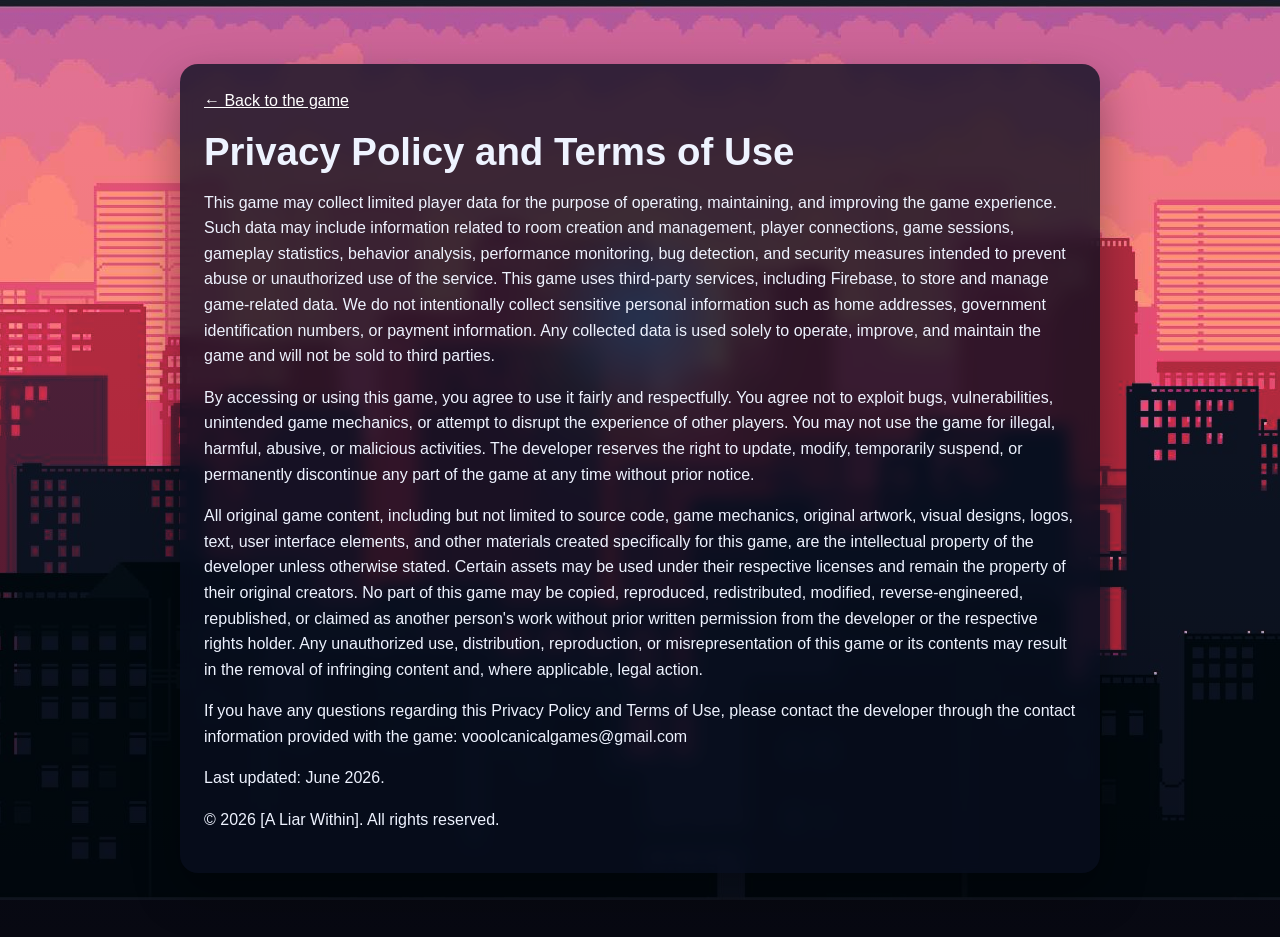
<file: privacy.html>
<!DOCTYPE html>
<html lang="en">
<head>
  <meta charset="UTF-8" />
  <meta name="viewport" content="width=device-width, initial-scale=1.0" />
  <title>Privacy Policy and Terms of Use | A Liar Within</title>
  <link rel="stylesheet" href="style.css" />
  <link rel="stylesheet" href="responsive.css" />
</head>
<body>
  <main class="hero-screen privacy-page">
    <div class="sky-layer"></div>
    <div class="sun"></div>
    <div class="moon"></div>

    <div class="clouds-hero">
      <div class="cloud-hero cloud-hero-1"></div>
      <div class="cloud-hero cloud-hero-2"></div>
      <div class="cloud-hero cloud-hero-3"></div>
      <div class="cloud-hero cloud-hero-4"></div>
      <div class="cloud-hero cloud-hero-5"></div>
    </div>

    <section class="policy-card">
      <p class="policy-back-link"><a href="index.html">← Back to the game</a></p>
      <h1>Privacy Policy and Terms of Use</h1>
      <p>This game may collect limited player data for the purpose of operating, maintaining, and improving the game experience. Such data may include information related to room creation and management, player connections, game sessions, gameplay statistics, behavior analysis, performance monitoring, bug detection, and security measures intended to prevent abuse or unauthorized use of the service. This game uses third-party services, including Firebase, to store and manage game-related data. We do not intentionally collect sensitive personal information such as home addresses, government identification numbers, or payment information. Any collected data is used solely to operate, improve, and maintain the game and will not be sold to third parties.</p>
      <p>By accessing or using this game, you agree to use it fairly and respectfully. You agree not to exploit bugs, vulnerabilities, unintended game mechanics, or attempt to disrupt the experience of other players. You may not use the game for illegal, harmful, abusive, or malicious activities. The developer reserves the right to update, modify, temporarily suspend, or permanently discontinue any part of the game at any time without prior notice.</p>
      <p>All original game content, including but not limited to source code, game mechanics, original artwork, visual designs, logos, text, user interface elements, and other materials created specifically for this game, are the intellectual property of the developer unless otherwise stated. Certain assets may be used under their respective licenses and remain the property of their original creators. No part of this game may be copied, reproduced, redistributed, modified, reverse-engineered, republished, or claimed as another person's work without prior written permission from the developer or the respective rights holder. Any unauthorized use, distribution, reproduction, or misrepresentation of this game or its contents may result in the removal of infringing content and, where applicable, legal action.</p>
      <p>If you have any questions regarding this Privacy Policy and Terms of Use, please contact the developer through the contact information provided with the game: vooolcanicalgames@gmail.com</p>
      <p>Last updated: June 2026.</p>
      <p>© 2026 [A Liar Within]. All rights reserved.</p>
    </section>
  </main>
</body>
</html>
</file>
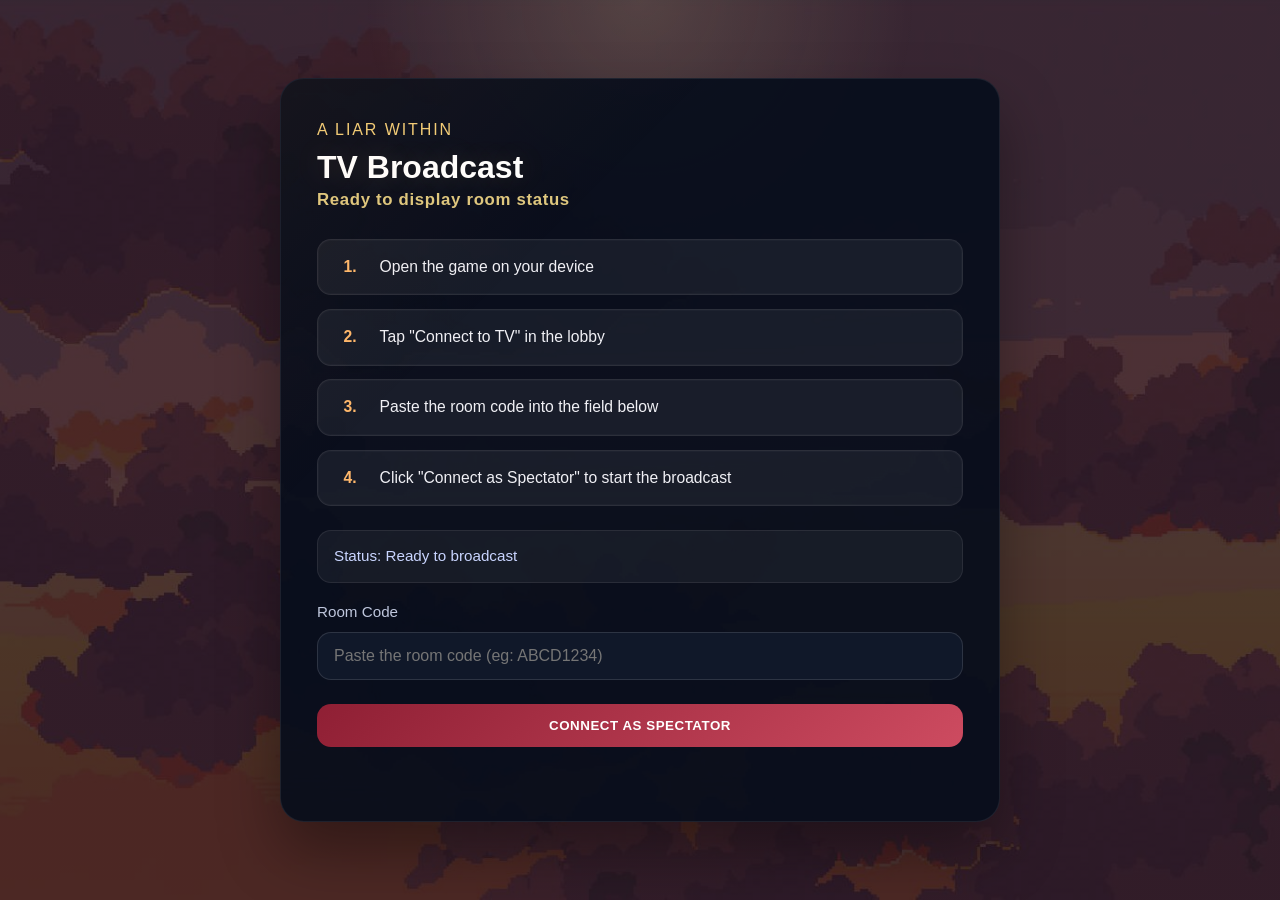
<file: tv.html>
<!doctype html>
<html lang="en">
<head>
  <meta charset="utf-8" />
  <meta name="viewport" content="width=device-width,initial-scale=1" />
  <title>A Liar Within — TV Broadcast</title>
  <style>
    * {
      margin: 0;
      padding: 0;
      box-sizing: border-box;
    }

    body {
      font-family: 'Inter', Arial, sans-serif;
      min-height: 100vh;
      display: flex;
      align-items: center;
      justify-content: center;
      padding: 24px;
      color: #f3f3f3;
      background: linear-gradient(180deg, rgba(12, 24, 48, 0.88), rgba(18, 32, 62, 0.92)),
        url('gameart/DayPhase.jpeg') center/cover no-repeat;
      background-attachment: fixed;
      overflow: hidden;
    }

    body::before {
      content: '';
      position: fixed;
      inset: 0;
      background: radial-gradient(circle at top center, rgba(255, 240, 170, 0.14), transparent 25%);
      pointer-events: none;
    }

    .tv-container {
      position: relative;
      width: min(720px, 100%);
      padding: 42px 36px;
      border-radius: 24px;
      background: rgba(7, 14, 28, 0.92);
      border: 1px solid rgba(255, 255, 255, 0.08);
      box-shadow: 0 30px 60px rgba(0, 0, 0, 0.35);
      overflow: hidden;
    }

    .tv-container::after {
      content: '';
      position: absolute;
      inset: 0;
      background: linear-gradient(135deg, rgba(255, 153, 56, 0.05), transparent 30%);
      pointer-events: none;
    }

    .tv-brand {
      display: inline-flex;
      align-items: center;
      gap: 0.8rem;
      margin-bottom: 10px;
      color: #ffd87e;
      font-size: 1rem;
      letter-spacing: 0.12em;
      text-transform: uppercase;
      opacity: 0.95;
    }

    .tv-title {
      font-size: clamp(2rem, 2.5vw, 3.2rem);
      margin-bottom: 0.25rem;
      color: #fff;
      text-shadow: 0 0 28px rgba(255, 215, 120, 0.18);
    }

    .tv-subtitle {
      margin-bottom: 1.8rem;
      color: #dfc87f;
      font-size: 1.05rem;
      letter-spacing: 0.04em;
    }

    .instructions {
      display: grid;
      gap: 0.85rem;
      margin-bottom: 24px;
      color: #d7d7e2;
      font-size: 0.98rem;
      line-height: 1.7;
    }

    .instruction-step {
      display: flex;
      align-items: flex-start;
      gap: 0.85rem;
      padding: 14px 16px;
      border-radius: 14px;
      background: rgba(255, 255, 255, 0.06);
      border: 1px solid rgba(255, 255, 255, 0.08);
      box-shadow: inset 0 0 0 1px rgba(255, 255, 255, 0.02);
      color: #f0f0f5;
    }

    .instruction-step strong {
      display: inline-flex;
      min-width: 2rem;
      justify-content: center;
      color: #ffb86c;
    }

    .tv-status {
      margin-top: 10px;
      margin-bottom: 20px;
      padding: 14px 16px;
      border-radius: 14px;
      background: rgba(255, 255, 255, 0.05);
      border: 1px solid rgba(255, 255, 255, 0.08);
      color: #c9d5ff;
      font-size: 0.95rem;
      text-align: left;
      line-height: 1.5;
    }

    .tv-field {
      display: grid;
      gap: 12px;
      margin-top: 14px;
      text-align: left;
      color: #ccc;
    }

    .tv-field label {
      font-size: 0.95rem;
      color: #bfc7dd;
    }

    .tv-input {
      width: 100%;
      padding: 14px 16px;
      border-radius: 14px;
      border: 1px solid rgba(255, 255, 255, 0.12);
      background: rgba(18, 26, 44, 0.9);
      color: #f3f3f3;
      font-size: 1rem;
      outline: none;
    }

    .tv-input:focus {
      border-color: rgba(255, 135, 93, 0.9);
      box-shadow: 0 0 0 4px rgba(255, 135, 93, 0.14);
    }

    .tv-actions {
      display: flex;
      flex-wrap: wrap;
      gap: 12px;
      margin-top: 12px;
    }

    .tv-connect-button {
      flex: 1;
      min-width: 180px;
      padding: 14px 18px;
      border-radius: 14px;
      border: none;
      cursor: pointer;
      background: linear-gradient(135deg, #8f1f34, #cd4b60);
      color: #fff;
      font-weight: 700;
      letter-spacing: 0.04em;
      text-transform: uppercase;
      transition: transform 0.2s ease, box-shadow 0.2s ease, filter 0.2s ease;
    }

    .tv-connect-button:hover {
      transform: translateY(-2px);
      filter: brightness(1.05);
      box-shadow: 0 18px 34px rgba(205, 75, 96, 0.28);
    }

    .tv-note {
      color: #9fb3d4;
      font-size: 0.9rem;
      min-height: 1.25rem;
    }
  </style>
</head>
<body>
  <div class="tv-container">
    <div class="tv-brand">A Liar Within</div>
    <h1 class="tv-title">TV Broadcast</h1>
      <h2 class="tv-subtitle">Ready to display room status</h2>

      <div class="instructions">
        <div class="instruction-step">
          <strong>1.</strong> Open the game on your device
        </div>
        <div class="instruction-step">
          <strong>2.</strong> Tap "Connect to TV" in the lobby
        </div>
        <div class="instruction-step">
          <strong>3.</strong> Paste the room code into the field below
        </div>
        <div class="instruction-step">
          <strong>4.</strong> Click "Connect as Spectator" to start the broadcast
        </div>
      </div>

      <div class="tv-status">
        Status: <span id="tv-connection-status">Ready to broadcast</span>
      </div>

      <div class="tv-field">
        <label for="tv-room-input">Room Code</label>
        <input id="tv-room-input" class="tv-input" placeholder="Paste the room code (eg: ABCD1234)" />
        <div class="tv-actions">
          <button id="tv-connect-button" class="tv-connect-button">Connect as Spectator</button>
      </div>
      <div id="tv-connect-msg" class="tv-note"></div>

  <script>
    const backgroundImages = [
      'gameart/CityDay.jpeg',
      'gameart/CityNight.jpeg',
      'gameart/Night.jpeg',
      'gameart/DayPhase.jpeg',
      'gameart/Voting.jpeg'
    ];
    const selectedBackground = backgroundImages[Math.floor(Math.random() * backgroundImages.length)];
    document.body.style.backgroundImage = `linear-gradient(rgba(0,0,0,0.70), rgba(0,0,0,0.70)), url('${selectedBackground}')`;
    document.body.style.backgroundSize = 'cover';
    document.body.style.backgroundPosition = 'center';

    // Eventos do UI
    document.getElementById('tv-connect-button').addEventListener('click', () => {
      const room = document.getElementById('tv-room-input').value.toUpperCase().trim();
      const msg = document.getElementById('tv-connect-msg');
      if (!room) { msg.textContent = 'Please enter the room code.'; return; }
      // Redirect to spectator.html with room (the spectator page auto-joins)
      const url = 'spectator.html?room=' + encodeURIComponent(room);
      window.location.href = url;
    });
  </script>
</body>
</html>
</file>
<file: style.css>
﻿@import url('https://fonts.googleapis.com/css2?family=Inter:wght@400;500;600;700;800&display=swap');

:root {
  color-scheme: dark;
  --bg-top: #16213d;
  --bg-bottom: #050811;
  --sun: #8ab2ff;
  --moon: #f8f8ff;
  --city: #15182b;
  --window: #7a97ff;
  --window-dark: #23356f;
  --glow: rgba(138, 178, 255, 0.2);
  --title: #f8fbff;
  --subtext: rgba(248, 251, 255, 0.88);
  --accent: #5b8cff;
}

* {
  box-sizing: border-box;
  margin: 0;
  padding: 0;
}

html, body {
  min-height: 100%;
  width: 100%;
  font-family: 'Inter', 'Segoe UI', 'Helvetica Neue', Arial, sans-serif;
  -webkit-font-smoothing: antialiased;
  -moz-osx-font-smoothing: grayscale;
  background: radial-gradient(circle at top, rgba(138, 178, 255, 0.12) 10%, transparent 35%),
              linear-gradient(180deg, var(--bg-top) 0%, #2f3f79 35%, var(--bg-bottom) 100%);
  color: var(--title);
}

body {
  overflow-x: hidden;
  min-height: 100vh;
}

.hero-screen {
  position: relative;
  min-height: 100vh;
  display: grid;
  place-items: center;
  padding: 2rem;
  background: linear-gradient(rgba(10, 16, 35, 0.58), rgba(8, 12, 30, 0.72)),
              url('gameart/CityDay.jpeg') center/cover no-repeat;
  background-blend-mode: overlay;
  background-attachment: fixed;
}

body.night-mode .hero-screen {
  background: linear-gradient(rgba(6, 8, 24, 0.68), rgba(6, 10, 28, 0.72)),
              url('gameart/CityNight.jpeg') center/cover no-repeat;
  background-blend-mode: overlay;
  background-attachment: fixed;
}

.sky-layer,
.sun,
.moon,
.clouds,
.stars {
  position: absolute;
  left: 50%;
  transform: translateX(-50%);
}

.sky-layer {
  inset: 0;
  z-index: 0;
  background: radial-gradient(circle at top 15% center, rgba(255,255,255,0.32), transparent 18%),
              radial-gradient(circle at top 40% center, rgba(255,255,255,0.12), transparent 24%),
              linear-gradient(180deg, rgba(255, 144, 70, 0.65) 0%, rgba(37, 10, 42, 0.95) 70%, #100618 100%);
}

.sun {
  top: 18%;
  width: 300px;
  height: 300px;
  border-radius: 50%;
  background: radial-gradient(circle, var(--sun) 0%, rgba(255, 210, 110, 0.15) 45%, transparent 70%);
  filter: blur(5px);
  z-index: 1;
}

.moon {
  top: 16%;
  width: 130px;
  height: 130px;
  border-radius: 50%;
  background: radial-gradient(circle, rgba(249,247,255,1) 0%, rgba(249,247,255,0.16) 85%);
  box-shadow: 0 0 40px rgba(255,255,255,0.25);
  opacity: 0;
  transition: opacity 0.8s ease, transform 0.8s ease;
  z-index: 1;
}

.clouds-hero {
  position: absolute;
  inset: 0;
  z-index: 1;
  pointer-events: none;
  overflow: hidden;
}

.cloud-hero {
  position: absolute;
  background: rgba(255, 255, 255, 0.8);
  border-radius: 100px;
  opacity: 0.6;
  animation: cloud-drift 20s infinite linear;
}

.cloud-hero::before,
.cloud-hero::after {
  content: '';
  position: absolute;
  background: rgba(255, 255, 255, 0.8);
  border-radius: 100px;
}

.cloud-hero::before {
  width: 60px;
  height: 60px;
  top: -30px;
  left: 10px;
}

.cloud-hero::after {
  width: 50px;
  height: 50px;
  top: -20px;
  right: 10px;
}

.cloud-hero-1 {
  width: 120px;
  height: 50px;
  top: 15%;
  left: -120px;
  animation-delay: 0s;
}

.cloud-hero-2 {
  width: 140px;
  height: 55px;
  top: 30%;
  right: -140px;
  animation: cloud-drift-reverse 25s infinite linear;
  animation-delay: 0s;
}

.cloud-hero-3 {
  width: 110px;
  height: 45px;
  top: 45%;
  left: -110px;
  animation-delay: 2s;
}

.cloud-hero-4 {
  width: 130px;
  height: 52px;
  top: 60%;
  right: -130px;
  animation: cloud-drift-reverse 28s infinite linear;
  animation-delay: 3s;
}

.cloud-hero-5 {
  width: 100px;
  height: 40px;
  top: 25%;
  left: -100px;
  animation-delay: 5s;
  opacity: 0.5;
}

@keyframes cloud-drift {
  0% {
    transform: translateX(0);
  }
  100% {
    transform: translateX(calc(100vw + 120px));
  }
}

@keyframes cloud-drift-reverse {
  0% {
    transform: translateX(0);
  }
  100% {
    transform: translateX(calc(-100vw - 140px));
  }
}

.hero-screen::after {
  content: '';
  position: absolute;
  inset: 0;
  background: radial-gradient(circle at 50% 35%, rgba(138, 178, 255, 0.14), transparent 22%);
  pointer-events: none;
}

.city {
  position: absolute;
  bottom: 0;
  left: 50%;
  transform: translateX(-50%);
  display: flex;
  align-items: flex-end;
  gap: 1.2rem;
  z-index: 2;
}

.building {
  position: relative;
  width: clamp(70px, 9vw, 130px);
  min-height: 180px;
  background: linear-gradient(180deg, #2b173e 0%, #140b22 100%);
  border: 2px solid rgba(255,255,255,0.08);
  border-radius: 0.8rem 0.8rem 0.4rem 0.4rem;
  overflow: hidden;
  box-shadow: inset 0 0 45px rgba(255,255,255,0.03), 0 18px 60px rgba(0,0,0,0.4);
}

.building::before {
  content: '';
  position: absolute;
  inset: 0;
  background-image: linear-gradient(180deg, rgba(255,255,255,0.05) 0%, transparent 15%),
                    radial-gradient(circle at 40% 20%, rgba(255,255,255,0.08), transparent 15%);
  opacity: 0.7;
}

.windows {
  position: absolute;
  inset: 18% 12% 10% 12%;
  display: grid;
  grid-template-columns: repeat(3, 1fr);
  grid-template-rows: repeat(6, 1fr);
  gap: 0.45rem;
}

.window {
  width: 100%;
  height: 100%;
  background: var(--window-dark);
  border-radius: 0.35rem;
  box-shadow: inset 0 0 12px rgba(255,255,255,0.05);
}

.window.active {
  background: linear-gradient(180deg, #ffe8a3, #ffb86b);
  box-shadow: 0 0 12px rgba(255,196,87,0.55);
}

.hero-content {
  position: relative;
  z-index: 3;
  text-align: center;
  max-width: 680px;
  padding: 2rem 1.5rem;
}

.language-switcher {
  position: absolute;
  top: 1rem;
  left: 1rem;
  display: inline-flex;
  gap: 0.5rem;
  z-index: 5;
}

.lang-button {
  min-width: 48px;
  padding: 0.6rem 0.9rem;
  border-radius: 999px;
  border: 1px solid rgba(255,255,255,0.22);
  background: rgba(255,255,255,0.1);
  color: #fff;
  font-size: 0.8rem;
  font-weight: 700;
  cursor: pointer;
  transition: background 0.2s ease, transform 0.2s ease;
}

.lang-button.active,
.lang-button:hover {
  background: rgba(255,255,255,0.24);
  transform: translateY(-1px);
}

.title {
  position: relative;
  display: inline-block;
  font-size: clamp(3rem, 7vw, 5.5rem);
  letter-spacing: 0.05em;
  text-transform: uppercase;
  line-height: 0.95;
  cursor: pointer;
  text-shadow: 0 0 45px rgba(255,255,255,0.18), 0 20px 45px rgba(0,0,0,0.25);
  font-family: 'Inter', 'Segoe UI', 'Helvetica Neue', Arial, sans-serif;
}

.subtitle {
  margin-top: 1.2rem;
  font-size: 1.1rem;
  color: var(--subtext);
}

.hero-socials {
  position: absolute;
  left: 1rem;
  bottom: 1rem;
  margin: 0;
  max-width: 420px;
  font-size: 0.95rem;
  line-height: 1.4;
  color: rgba(255, 255, 255, 0.92);
  text-shadow: 0 2px 10px rgba(0, 0, 0, 0.35);
}

.hero-legal {
  position: absolute;
  left: 1rem;
  bottom: 3.4rem;
  margin: 0;
  z-index: 4;
}

.hero-legal a {
  color: rgba(255, 255, 255, 0.95);
  text-decoration: underline;
  text-underline-offset: 0.18rem;
  font-size: 0.92rem;
}

.hero-legal a:hover {
  color: #fff;
}

.policy-card {
  position: relative;
  z-index: 4;
  width: min(920px, calc(100% - 2rem));
  margin: 2rem auto;
  padding: 1.5rem;
  border-radius: 18px;
  background: rgba(8, 15, 31, 0.78);
  box-shadow: 0 18px 45px rgba(0, 0, 0, 0.35);
  color: #eef3ff;
  backdrop-filter: blur(8px);
}

.policy-card h1 {
  margin-top: 0;
  margin-bottom: 1rem;
  font-size: clamp(1.7rem, 4vw, 2.4rem);
}

.policy-card p {
  line-height: 1.6;
  margin-bottom: 1rem;
}

.policy-back-link a {
  color: #fff;
  text-decoration: underline;
}

/* Mobile adjustments: avoid language buttons overlapping title and reduce background cropping */
@media (max-width: 600px) {
  .language-switcher {
    position: relative; /* place above title instead of absolute */
    top: auto;
    left: auto;
    margin: 0 0 0.6rem 0;
    justify-content: center;
    width: 100%;
  }

  .hero-content {
    padding-top: 1rem;
  }

  .lang-button {
    min-width: 40px;
    padding: 0.45rem 0.6rem;
    font-size: 0.78rem;
  }

  /* Make background images show more of the center/top on small screens to avoid cutting faces */
  .role-reveal-bg,
  .traitor-screen,
  .doctor-screen,
  .detective-screen,
  .voting-screen {
    background-position: center top !important;
    background-size: cover !important;
    background-attachment: scroll !important;
  }

  /* Slightly reduce role image size to avoid overflow */
  .role-assassin-image {
    width: 220px;
    max-width: 80%;
  }

  /* Tweak content panels for tighter mobile layout */
  .assassin-content,
  .doctor-content,
  .detective-content,
  .voting-content {
    max-width: 94%;
    padding: 0.9rem;
  }
}

.hidden {
  display: none !important;
}

.play-button,
.action-button {
  margin-top: 1.4rem;
  padding: 1rem 2rem;
  border: none;
  border-radius: 999px;
  background: linear-gradient(135deg, #5b1726, #a3374f);
  color: #fff;
  font-weight: 700;
  letter-spacing: 0.08em;
  cursor: pointer;
  transition: transform 0.2s ease, filter 0.2s ease, box-shadow 0.2s ease;
  box-shadow: 0 18px 50px rgba(163, 55, 77, 0.28);
}

.play-button:hover,
.action-button:hover {
  transform: translateY(-2px);
  filter: brightness(1.08);
}

.login-screen {
  position: fixed;
  inset: 0;
  z-index: 10;
  display: grid;
  place-items: center;
  background: radial-gradient(circle at center, rgba(5, 8, 20, 0.96), rgba(0, 0, 8, 1));
}

.universe-backdrop {
  position: relative;
  width: min(95vw, 960px);
  max-width: 980px;
  min-height: 82vh;
  background: radial-gradient(circle at top, rgba(255, 255, 255, 0.06), transparent 18%),
              linear-gradient(180deg, #04060f 0%, #020108 32%, #05061b 100%);
  border: 1px solid rgba(255, 255, 255, 0.1);
  border-radius: 34px;
  box-shadow: 0 0 140px rgba(0,0,0,0.75);
  overflow: hidden;
  max-height: calc(100vh - 1.5rem);
}

.universe-backdrop::before {
  content: '';
  position: absolute;
  inset: 0;
  background: radial-gradient(circle at 15% 20%, rgba(255,255,255,0.08), transparent 10%),
              radial-gradient(circle at 85% 18%, rgba(255,255,255,0.05), transparent 12%);
  pointer-events: none;
}

.universe-backdrop .stars {
  left: 0;
  transform: none;
  inset: 0;
}

.stars {
  position: absolute;
  inset: 0;
}

.stars span {
  position: absolute;
  width: 3px;
  height: 3px;
  border-radius: 50%;
  background: rgba(255,255,255,0.92);
  opacity: 0.85;
  filter: blur(0.6px);
}

.stars span:nth-child(1) { top: 8%; left: 8%; animation: star-twinkle 4s 0.1s infinite; }
.stars span:nth-child(2) { top: 20%; left: 76%; animation: star-twinkle 3.6s 0.4s infinite; }
.stars span:nth-child(3) { top: 42%; left: 34%; animation: star-twinkle 5s 0.3s infinite; }
.stars span:nth-child(4) { top: 60%; left: 12%; animation: star-twinkle 4.2s 0.7s infinite; }
.stars span:nth-child(5) { top: 28%; left: 58%; animation: star-twinkle 4.8s 0.5s infinite; }
.stars span:nth-child(6) { top: 68%; left: 84%; width: 5px; height: 5px; animation: star-twinkle 5.3s 0.2s infinite; }
.stars span:nth-child(7) { top: 48%; left: 18%; animation: star-twinkle 3.8s 0.9s infinite; }
.stars span:nth-child(8) { top: 74%; left: 46%; animation: star-twinkle 4.4s 0.6s infinite; }
.stars span:nth-child(9) { top: 32%; left: 88%; animation: star-twinkle 5.1s 0.1s infinite; }
.stars span:nth-child(10) { top: 55%; left: 62%; animation: star-twinkle 4.7s 0.8s infinite; }
.stars span:nth-child(11) { top: 10%; left: 25%; width: 4px; height: 4px; animation: star-twinkle 4.9s 0.3s infinite; }
.stars span:nth-child(12) { top: 16%; left: 68%; width: 2px; height: 2px; animation: star-twinkle 3.9s 0.7s infinite; }
.stars span:nth-child(13) { top: 38%; left: 80%; width: 2px; height: 2px; animation: star-twinkle 4.2s 0.2s infinite; }
.stars span:nth-child(14) { top: 40%; left: 10%; width: 4px; height: 4px; animation: star-twinkle 5.0s 0.5s infinite; }
.stars span:nth-child(15) { top: 62%; left: 14%; width: 2px; height: 2px; animation: star-twinkle 4.6s 0.4s infinite; }
.stars span:nth-child(16) { top: 28%; left: 36%; width: 4px; height: 4px; animation: star-twinkle 5.2s 0.9s infinite; }
.stars span:nth-child(17) { top: 22%; left: 50%; width: 3px; height: 3px; animation: star-twinkle 4.4s 0.1s infinite; }
.stars span:nth-child(18) { top: 52%; left: 12%; width: 2px; height: 2px; animation: star-twinkle 4.1s 0.6s infinite; }
.stars span:nth-child(19) { top: 75%; left: 68%; width: 4px; height: 4px; animation: star-twinkle 4.8s 0.3s infinite; }
.stars span:nth-child(20) { top: 15%; left: 92%; width: 5px; height: 5px; animation: star-twinkle 5.5s 0.2s infinite; }
.stars span:nth-child(21) { top: 4%; left: 50%; width: 2px; height: 2px; animation: star-twinkle 4.7s 0.35s infinite; }
.stars span:nth-child(22) { top: 84%; left: 20%; width: 3px; height: 3px; animation: star-twinkle 5.1s 0.15s infinite; }
.stars span:nth-child(23) { top: 52%; left: 76%; width: 2px; height: 2px; animation: star-twinkle 3.7s 0.55s infinite; }
.stars span:nth-child(24) { top: 36%; left: 4%; width: 2px; height: 2px; animation: star-twinkle 4.3s 0.65s infinite; }
.stars span:nth-child(25) { top: 80%; left: 34%; width: 3px; height: 3px; animation: star-twinkle 5.0s 0.45s infinite; }
.stars span:nth-child(26) { top: 6%; left: 78%; width: 4px; height: 4px; animation: star-twinkle 4.6s 0.25s infinite; }
.stars span:nth-child(27) { top: 70%; left: 50%; width: 2px; height: 2px; animation: star-twinkle 4.9s 0.75s infinite; }
.stars span:nth-child(28) { top: 46%; left: 92%; width: 2px; height: 2px; animation: star-twinkle 5.2s 0.05s infinite; }
.stars span:nth-child(29) { top: 24%; left: 42%; width: 3px; height: 3px; animation: star-twinkle 4.0s 0.85s infinite; }
.stars span:nth-child(30) { top: 90%; left: 14%; width: 3px; height: 3px; animation: star-twinkle 4.5s 0.65s infinite; }

@keyframes star-twinkle {
  0%, 100% { opacity: 0.75; transform: scale(1); }
  50% { opacity: 1; transform: scale(1.3); }
}

.login-panel {
  position: relative;
  z-index: 2;
  margin: 1.5rem auto;
  width: min(95vw, 420px);
  max-height: calc(100vh - 2rem);
  overflow-y: auto;
  padding: 2rem 1.5rem;
  background: rgba(3, 6, 18, 0.96);
  border: 1px solid rgba(255,255,255,0.12);
  border-radius: 30px;
  box-shadow: 0 24px 90px rgba(0,0,0,0.55);
  backdrop-filter: blur(20px);
}

.audio-control-button {
  position: absolute;
  top: 1rem;
  right: 1rem;
  z-index: 5;
  width: 3rem;
  min-width: 3rem;
  height: 3rem;
  padding: 0.55rem;
  border-radius: 999px;
  border: 1px solid rgba(255,255,255,0.18);
  background: rgba(255,255,255,0.08);
  color: #fff;
  font-size: 0.78rem;
  font-weight: 700;
  text-transform: uppercase;
  text-align: center;
  line-height: 1;
  cursor: pointer;
  display: inline-flex;
  align-items: center;
  justify-content: center;
  transition: transform 0.2s ease, background 0.2s ease, border-color 0.2s ease;
  pointer-events: auto;
}

.audio-control-button:hover {
  background: rgba(255,255,255,0.16);
  border-color: rgba(255,255,255,0.35);
}

.city-ui,
.discussion-ui {
  position: absolute;
  inset: 0;
}

.login-panel .action-button,
.login-panel .text-button {
  width: 100%;
}

.login-panel h2 {
  font-size: clamp(1.9rem, 5vw, 2.4rem);
}

.login-panel p {
  font-size: 0.98rem;
}

.panel-badge {
  display: inline-flex;
  align-items: center;
  gap: 0.55rem;
  padding: 0.65rem 1rem;
  margin-bottom: 1.25rem;
  color: #cdd6ff;
  background: rgba(110, 90, 220, 0.14);
  border: 1px solid rgba(110, 90, 220, 0.2);
  border-radius: 999px;
  letter-spacing: 0.12em;
  text-transform: uppercase;
  font-size: 0.85rem;
}

.login-panel h2 {
  margin-bottom: 0.7rem;
  font-size: clamp(2rem, 4vw, 2.7rem);
  letter-spacing: 0.06em;
}

.login-panel p {
  margin-bottom: 1.8rem;
  color: rgba(255,255,255,0.74);
  line-height: 1.7;
}

.player-input {
  margin-bottom: 1.4rem;
}

.room-input {
  margin-bottom: 1.4rem;
}

.room-input .text-input {
  text-transform: uppercase;
  letter-spacing: 0.1em;
  font-weight: 600;
}

.status-text {
  margin-top: 1rem;
  color: rgba(255,255,255,0.75);
  font-size: 0.95rem;
  line-height: 1.5;
}

.code-block {
  margin-top: 1.5rem;
  padding: 1rem 1.25rem;
  border-radius: 20px;
  background: rgba(255,255,255,0.06);
  border: 1px solid rgba(255,255,255,0.12);
  box-shadow: inset 0 0 35px rgba(255,255,255,0.04);
}

.code-block.hidden {
  display: none;
}

.login-panel p {
  margin-bottom: 2rem;
  color: rgba(255,255,255,0.72);
  line-height: 1.6;
}

.field-label {
  display: block;
  margin-bottom: 0.75rem;
  color: rgba(255,255,255,0.75);
  font-size: 0.95rem;
}

.text-input {
  width: 100%;
  padding: 1rem 1.2rem;
  border: 1px solid rgba(255,255,255,0.08);
  border-radius: 16px;
  background: rgba(255,255,255,0.05);
  color: #fff;
  font-size: 1rem;
  margin-bottom: 1.2rem;
}

.text-input::placeholder {
  color: rgba(255,255,255,0.45);
}

.code-block {
  margin-top: 1.5rem;
  padding: 1rem 1.2rem;
  border-radius: 18px;
  background: rgba(255,255,255,0.06);
  border: 1px solid rgba(255,255,255,0.08);
}

.code-label {
  display: block;
  margin-bottom: 0.5rem;
  color: rgba(255,255,255,0.75);
  font-size: 0.85rem;
}

.room-code {
  font-size: 1.45rem;
  letter-spacing: 0.18em;
  font-weight: 700;
  color: #ffd27f;
}

.text-button {
  margin-top: 1.5rem;
  display: block;
  width: 100%;
  text-align: center;
  padding: 0.95rem 0;
  border: 1px solid rgba(255,255,255,0.18);
  border-radius: 999px;
  background: transparent;
  color: rgba(255,255,255,0.88);
  cursor: pointer;
  transition: background 0.2s ease, color 0.2s ease;
}

.text-button:hover {
  background: rgba(255,255,255,0.06);
  color: #fff;
}

@media (max-width: 600px) {
  .login-screen {
    padding: 0.75rem;
  }

  .universe-backdrop {
    width: 100vw;
    max-width: 100vw;
    min-height: auto;
    max-height: 100vh;
    border-radius: 22px;
  }

  .login-panel {
    width: min(92vw, 420px);
    margin: 1rem auto;
    padding: 1.5rem 1rem;
  }

  .text-input {
    font-size: 1rem;
    padding: 0.95rem 1rem;
  }

  .action-button,
  .text-button {
    width: 100%;
    font-size: 1rem;
    padding: 0.95rem 1rem;
  }
}

@keyframes glitch {
  0%, 100% {
    transform: translate(0, 0);
    opacity: 1;
  }
  10% {
    transform: translate(-4px, -2px);
  }
  20% {
    transform: translate(4px, 2px);
    opacity: 0.9;
  }
  30% {
    transform: translate(-2px, 3px);
  }
  40% {
    transform: translate(3px, -3px);
    opacity: 0.8;
  }
  50% {
    transform: translate(-3px, 2px);
  }
  60% {
    transform: translate(2px, -2px);
  }
  70% {
    transform: translate(-2px, 3px);
    opacity: 0.95;
  }
  80% {
    transform: translate(4px, -3px);
  }
  90% {
    transform: translate(-4px, 1px);
  }
}

.title.glitch {
  animation: glitch 0.7s ease-in-out;
  /* Cor principal durante o glitch (terceira cor) */
  color: #ffd400; /* amarelo/dourado */
}

.title.glitch::before {
  content: attr(data-text);
  position: absolute;
  left: 0;
  top: 0;
  width: 100%;
  opacity: 0.9;
  color: #00ffff; /* ciano */
  clip-path: inset(0 0 66% 0);
  animation: glitch 0.7s ease-in-out;
  mix-blend-mode: screen;
  transform: translate(-2px, 0);
}

.title.glitch::after {
  content: attr(data-text);
  position: absolute;
  left: 0;
  top: 0;
  width: 100%;
  opacity: 0.85;
  color: #ff00ff; /* magenta */
  clip-path: inset(33% 0 0 0);
  animation: glitch 0.7s ease-in-out reverse;
  mix-blend-mode: screen;
  transform: translate(2px, 0);
}

body.night-mode {
  background: linear-gradient(180deg, #701d2b 0%, #150921 35%, #05010a 100%);
}

body.night-mode .sky-layer {
  background: radial-gradient(circle at top 20% center, rgba(255,255,255,0.1), transparent 12%),
              radial-gradient(circle at top 60% center, rgba(255,255,255,0.05), transparent 18%),
              linear-gradient(180deg, rgba(113, 17, 45, 0.85) 0%, rgba(8, 4, 20, 0.98) 70%, #020108 100%);
}

body.night-mode .sun {
  opacity: 0;
}

body.night-mode .moon {
  opacity: 1;
  transform: translateX(-50%) translateY(-10px);
}

body.night-mode .title {
  color: #ffdde3;
  text-shadow: 0 0 45px rgba(255, 173, 188, 0.35), 0 22px 60px rgba(0,0,0,0.35);
}

body.night-mode .subtitle {
  color: rgba(255, 201, 214, 0.9);
}

body.night-mode .building {
  background: linear-gradient(180deg, #2d1535 0%, #0a0511 100%);
}

body.night-mode .window.active {
  background: linear-gradient(180deg, #a6c8ff, #7a99f9);
}

body.night-mode .city {
  filter: drop-shadow(0 0 30px rgba(255, 90, 120, 0.22));
}

@media (max-width: 700px) {
  .city {
    gap: 0.8rem;
  }

  .hero-content {
    padding: 1.5rem;
  }

  .title {
    font-size: 3.4rem;
  }

  .login-panel {
    padding: 2rem 1.5rem;
  }

  .play-button,
  .action-button,
  .text-button {
    width: 100%;
  }
}

/* City Screen Styles */
.city-screen {
  position: fixed;
  inset: 0;
  z-index: 15;
  display: grid;
  place-items: center;
  background: linear-gradient(rgba(10, 16, 35, 0.55), rgba(8, 12, 30, 0.7)),
              url('gameart/Looby.jpeg') center/cover no-repeat;
  background-blend-mode: overlay;
}

.city-backdrop {
  position: relative;
  width: 100vw;
  height: 100vh;
  overflow: hidden;
  background: transparent;
}

.sunset-sky {
  position: absolute;
  inset: 0;
  background: linear-gradient(180deg,
    #1d2e56 0%,
    #18264f 20%,
    #192f61 40%,
    #2f5488 70%,
    #336a9c 85%,
    #101923 100%);
  opacity: 0.72;
}

.sunset-sun {
  position: absolute;
  top: 15%;
  right: 20%;
  width: 120px;
  height: 120px;
  border-radius: 50%;
  background: radial-gradient(circle, #ffd89b 0%, #ff9f43 70%, transparent 100%);
  filter: blur(3px);
  opacity: 0.8;
}

.city-buildings {
  position: absolute;
  bottom: 0;
  left: 0;
  right: 0;
  height: 85vh;
  display: flex;
  align-items: flex-end;
  justify-content: center;
  gap: 6rem;
  padding: 0 2rem;
}

.player-house {
  position: relative;
  width: min(280px, 22vw);
  height: 80vh;
  background: linear-gradient(180deg, #8b4513 0%, #5a3210 100%);
  border: 5px solid #d4a032;
  border-radius: 20px 20px 14px 14px;
  box-shadow: 0 24px 50px rgba(0,0,0,0.4);
  transition: transform 0.3s ease;
}

.player-house:hover {
  transform: scale(1.04);
}

.player-house::before {
  content: '';
  position: absolute;
  top: -32px;
  left: 50%;
  transform: translateX(-50%);
  width: 120px;
  height: 36px;
  background: linear-gradient(180deg, #5a3210 0%, #8b4513 100%);
  clip-path: polygon(50% 0%, 0% 100%, 100% 100%);
}

.player-house .roof {
  position: absolute;
  top: -32px;
  left: 0;
  right: 0;
  height: 36px;
  background: linear-gradient(180deg, #d4a032 0%, #b87b09 100%);
  clip-path: polygon(50% 0%, 0% 100%, 100% 100%);
}

.player-house .windows {
  position: absolute;
  inset: 30px 15px 25px 15px;
  display: grid;
  grid-template-columns: repeat(2, 1fr);
  grid-template-rows: repeat(5, 1fr);
  gap: 10px;
}

.player-house .window {
  background: rgba(0, 0, 0, 0.8);
  border: 2px solid rgba(255, 215, 0, 0.4);
  border-radius: 4px;
  box-shadow: inset 0 0 4px rgba(0, 0, 0, 0.5);
  transition: all 0.3s ease;
}

.player-house .window.active {
  background: rgba(105, 149, 255, 0.75);
  border-color: rgba(90, 118, 255, 0.95);
  box-shadow: 0 0 12px rgba(86, 121, 255, 0.6), inset 0 0 4px rgba(0, 0, 0, 0.3);
}

.player-house .player-name {
  position: absolute;
  bottom: -30px;
  left: 50%;
  transform: translateX(-50%);
  color: #fff;
  font-size: 0.95rem;
  font-weight: 700;
  text-shadow: 0 2px 6px rgba(0,0,0,0.9);
  white-space: nowrap;
}

.city-ui {
  position: absolute;
  inset: 0;
  display: flex;
  flex-direction: column;
  justify-content: space-between;
  align-items: center;
  padding: 2rem;
  pointer-events: none;
  z-index: 20;
}

.city-header {
  display: flex;
  gap: 2rem;
  align-items: center;
  pointer-events: auto;
}

.room-info,
.players-count,
.room-language {
  background: rgba(0, 0, 0, 0.8);
  padding: 1rem 1.5rem;
  border-radius: 15px;
  border: 2px solid rgba(255, 215, 0, 0.4);
  backdrop-filter: blur(15px);
  box-shadow: 0 8px 32px rgba(0, 0, 0, 0.3);
}

.room-info,
.players-count,
.room-language {
  background: rgba(0, 0, 0, 0.8);
  padding: 1rem 1.5rem;
  border-radius: 15px;
  border: 2px solid rgba(255, 215, 0, 0.4);
  backdrop-filter: blur(15px);
  box-shadow: 0 8px 32px rgba(0, 0, 0, 0.3);
}

.room-label,
.players-label,
.room-language {
  color: rgba(255, 255, 255, 0.9);
  font-size: 1rem;
  margin-right: 0.75rem;
  font-weight: 600;
  letter-spacing: 0.05em;
}

.current-room-code,
.players-count-number {
  color: #ffd700;
  font-weight: 900;
  font-size: 1.4rem;
  font-family: 'Inter', 'Segoe UI', 'Helvetica Neue', Arial, sans-serif;
}

.players-max {
  color: rgba(255, 255, 255, 0.6);
  font-size: 1rem;
  font-weight: 600;
}

.city-status {
  background: rgba(0, 0, 0, 0.8);
  padding: 1.5rem 2rem;
  border-radius: 15px;
  border: 2px solid rgba(255, 215, 0, 0.3);
  backdrop-filter: blur(15px);
  text-align: center;
  pointer-events: auto;
  min-width: 350px;
}

.city-status p {
  color: rgba(255, 255, 255, 0.9);
  font-size: 1.1rem;
  font-weight: 600;
  letter-spacing: 0.05em;
  margin: 0;
  animation: status-pulse 2s ease-in-out infinite;
}

@keyframes status-pulse {
  0%, 100% { opacity: 0.8; }
  50% { opacity: 1; }
}

.city-buttons {
  display: flex;
  gap: 1.5rem;
  pointer-events: auto;
  align-items: center;
}

.start-button,
.leave-button {
  padding: 1rem 2.5rem;
  border: none;
  border-radius: 25px;
  font-weight: 700;
  cursor: pointer;
  transition: all 0.3s ease;
  text-transform: uppercase;
  letter-spacing: 1px;
  font-size: 1rem;
}

.start-button {
  background: linear-gradient(135deg, #4CAF50 0%, #45a049 100%);
  color: white;
  box-shadow: 0 6px 20px rgba(76, 175, 80, 0.3);
}

.start-button:hover:not(:disabled) {
  transform: translateY(-3px);
  box-shadow: 0 8px 25px rgba(76, 175, 80, 0.5);
}

.start-button:disabled {
  background: linear-gradient(135deg, #666666 0%, #555555 100%);
  color: rgba(255, 255, 255, 0.5);
  cursor: not-allowed;
  box-shadow: 0 4px 10px rgba(0, 0, 0, 0.3);
}

.leave-button {
  background: rgba(255, 255, 255, 0.15);
  color: white;
  border: 2px solid rgba(255, 255, 255, 0.4);
  box-shadow: 0 4px 15px rgba(0, 0, 0, 0.2);
}

.leave-button:hover {
  background: rgba(255, 255, 255, 0.25);
  border-color: rgba(255, 255, 255, 0.6);
  box-shadow: 0 6px 20px rgba(255, 255, 255, 0.1);
}

@media (max-width: 768px) {
  .city-buildings {
    gap: 2rem;
    padding: 0 1rem;
    height: 85vh;
  }

  .player-house {
    width: 180px;
    height: 70vh;
  }

  .player-house::before,
  .player-house .roof {
    width: 120px;
    height: 32px;
  }

  .player-house .windows {
    grid-template-rows: repeat(4, 1fr);
  }

  .city-ui {
    gap: 1rem;
  }

  .city-header {
    flex-direction: column;
    gap: 1rem;
  }

  .room-info,
  .players-count {
    padding: 0.8rem 1.2rem;
  }

  .city-status {
    min-width: 280px;
    padding: 1rem 1.5rem;
  }

  .city-buttons {
    flex-direction: column;
    width: 100%;
  }

  .start-button,
  .leave-button {
    padding: 0.8rem 2rem;
    font-size: 0.95rem;
    width: 100%;
  }
}

/* Game Sequence Screens */
.corruption-screen {
  position: fixed;
  inset: 0;
  z-index: 25;
  display: grid;
  place-items: center;
  background: #000;
  overflow: hidden;
}

.corruption-screen::before {
  content: '';
  position: absolute;
  inset: 0;
  z-index: 1;
  opacity: 0.65;
  pointer-events: none;
  background: radial-gradient(circle at center, rgba(255,255,255,0.18), transparent 55%);
  animation: corruptionFlash 3s infinite;
}

.corruption-effect {
  position: absolute;
  inset: 0;
  background:
    linear-gradient(120deg, rgba(255, 0, 215, 0.18), transparent 35%),
    linear-gradient(60deg, rgba(0, 255, 255, 0.14), transparent 35%),
    repeating-linear-gradient(
      0deg,
      rgba(255, 255, 255, 0.08),
      rgba(255, 255, 255, 0.08) 2px,
      transparent 2px,
      transparent 5px
    ),
    repeating-linear-gradient(
      90deg,
      rgba(0, 255, 0, 0.08),
      rgba(0, 255, 0, 0.08) 2px,
      transparent 2px,
      transparent 5px
    );
  mix-blend-mode: screen;
  animation: screen-corruption 0.5s ease-out forwards;
}

.corruption-effect::before,
.corruption-effect::after {
  content: '';
  position: absolute;
  inset: 0;
  background: rgba(255, 0, 0, 0.2);
  clip-path: inset(0 0 80% 0);
  animation: glitch-lines 0.5s ease-out forwards;
}

.corruption-effect::after {
  background: rgba(0, 255, 255, 0.2);
  clip-path: inset(20% 0 0 0);
  animation: glitch-lines 0.5s ease-out reverse forwards;
}

.glitch-text {
  position: absolute;
  inset: 0;
  display: flex;
  align-items: center;
  justify-content: center;
  color: rgba(255, 255, 255, 0.85);
  font-family: 'Inter', 'Segoe UI', 'Helvetica Neue', Arial, sans-serif;
  font-size: clamp(1rem, 1.4vw, 1.25rem);
  text-align: center;
  line-height: 1.5;
  letter-spacing: 0.15em;
  padding: 2rem;
  z-index: 2;
  mix-blend-mode: screen;
  text-shadow:
    0 0 4px rgba(255, 255, 255, 0.8),
    0 0 12px rgba(255, 0, 200, 0.6),
    0 0 20px rgba(0, 255, 255, 0.4);
  animation: glitch-text-flicker 0.5s ease-out;
}

.corruption-message {
  position: relative;
  z-index: 2;
  color: #fff;
  font-family: 'Inter', 'Segoe UI', 'Helvetica Neue', Arial, sans-serif;
  font-size: clamp(0.85rem, 1.1vw, 1rem);
  text-align: center;
  line-height: 1.5;
  letter-spacing: 0.18em;
  margin-top: 1.5rem;
  max-width: 40rem;
  padding: 0 1.5rem;
}

@keyframes corruptionFlash {
  0%, 100% { background: rgba(255, 0, 0, 0.72); }
  12.5% { background: rgba(0, 56, 255, 0.72); }
  25% { background: rgba(255, 210, 0, 0.72); }
  37.5% { background: rgba(0, 188, 56, 0.72); }
  50% { background: rgba(142, 36, 170, 0.72); }
  62.5% { background: rgba(255, 0, 0, 0.72); }
  75% { background: rgba(0, 56, 255, 0.72); }
  87.5% { background: rgba(255, 210, 0, 0.72); }
}

@keyframes screen-corruption {
  0% {
    opacity: 1;
    transform: translate(0, 0);
    filter: brightness(1) saturate(1);
  }
  20% {
    opacity: 1;
    transform: translate(-4px, 2px) skew(-2deg, 1deg);
    filter: brightness(1.2) saturate(1.3);
  }
  40% {
    opacity: 0.85;
    transform: translate(4px, -3px) skew(2deg, -1deg);
    filter: brightness(0.7) saturate(1.6);
  }
  60% {
    opacity: 0.6;
    transform: translate(-6px, 4px) skew(-3deg, 2deg);
    filter: brightness(0.5) saturate(2);
  }
  80% {
    opacity: 0.3;
    transform: translate(2px, 1px);
    filter: brightness(0.4) saturate(1.5);
  }
  100% {
    opacity: 0;
    transform: translate(0, 0);
    filter: brightness(0) saturate(1);
  }
}

@keyframes glitch-lines {
  0% {
    clip-path: inset(0 0 80% 0);
    opacity: 0;
  }
  25% {
    clip-path: inset(10% 0 65% 0);
    opacity: 0.9;
  }
  50% {
    clip-path: inset(30% 0 45% 0);
    opacity: 0.7;
  }
  75% {
    clip-path: inset(50% 0 30% 0);
    opacity: 0.8;
  }
  100% {
    clip-path: inset(100% 0 0 0);
    opacity: 0;
  }
}

@keyframes glitch-text-flicker {
  0%, 100% { opacity: 1; }
  10% { opacity: 0.7; text-shadow: 0 0 8px rgba(255, 255, 255, 0.9), 0 0 18px rgba(0, 255, 255, 0.6); }
  25% { opacity: 0.3; }
  35% { opacity: 1; }
  50% { opacity: 0.6; text-shadow: 0 0 12px rgba(255, 255, 255, 0.9), 0 0 22px rgba(255, 0, 255, 0.6); }
  65% { opacity: 0.4; }
  80% { opacity: 0.9; }
}

.sky-intro-screen {
  position: fixed;
  inset: 0;
  z-index: 25;
  display: grid;
  place-items: center;
  overflow: hidden;
}

.daytime-sky {
  position: absolute;
  inset: 0;
  background: linear-gradient(180deg,
    #87CEEB 0%,
    #E0F6FF 50%,
    #FFE680 100%);
  animation: sky-fade-in 1.5s ease-out;
}

@keyframes sky-fade-in {
  0% { opacity: 0; }
  100% { opacity: 1; }
}

.sun-intro {
  position: absolute;
  bottom: 20%;
  right: 10%;
  width: 200px;
  height: 200px;
  border-radius: 50%;
  background: radial-gradient(circle, #FFD700 0%, #FFA500 70%, transparent 100%);
  filter: blur(5px);
  animation: sun-rise 2s ease-out;
  z-index: 2;
}

@keyframes sun-rise {
  0% {
    opacity: 0;
    transform: translateY(200px);
  }
  100% {
    opacity: 1;
    transform: translateY(0);
  }
}

.clouds-container {
  position: absolute;
  inset: 0;
  z-index: 1;
  pointer-events: none;
}

.cloud {
  position: absolute;
  background: rgba(255, 255, 255, 0.85);
  border-radius: 100px;
  opacity: 0;
  animation: cloud-float 8s ease-in-out infinite;
}

.cloud::before,
.cloud::after {
  content: '';
  position: absolute;
  background: rgba(255, 255, 255, 0.85);
  border-radius: 100px;
}

.cloud::before {
  width: 50px;
  height: 50px;
  top: -25px;
  left: 10px;
}

.cloud::after {
  width: 35px;
  height: 35px;
  top: -10px;
  right: 10px;
}

.cloud-1 {
  width: 100px;
  height: 40px;
  top: 15%;
  left: 5%;
  animation: cloud-float 8s ease-in-out infinite, cloud-fade-in 1s ease-out;
}

.cloud-2 {
  width: 120px;
  height: 45px;
  top: 35%;
  right: 10%;
  animation: cloud-float 10s ease-in-out 0.5s infinite, cloud-fade-in 1s ease-out;
}

.cloud-3 {
  width: 90px;
  height: 35px;
  bottom: 30%;
  left: 20%;
  animation: cloud-float 12s ease-in-out 1s infinite, cloud-fade-in 1s ease-out;
}

@keyframes cloud-float {
  0%, 100% { transform: translateX(0); }
  50% { transform: translateX(50px); }
}

@keyframes cloud-fade-in {
  0% { opacity: 0; }
  100% { opacity: 0.85; }
}


.game-screen {
  position: fixed;
  inset: 0;
  z-index: 25;
  display: flex;
  flex-direction: column;
  align-items: center;
  overflow: hidden;
}

.day-city-sky {
  position: absolute;
  inset: 0;
  /* Usar cores semi-transparentes para permitir que a imagem de fundo apareça */
  background: linear-gradient(180deg,
    rgba(135,206,235,0.55) 0%,
    rgba(224,246,255,0.45) 60%,
    rgba(255,230,128,0.35) 100%);
  z-index: 0;
  animation: game-screen-fade-in 1s ease-out;
  pointer-events: none;
}

@keyframes game-screen-fade-in {
  0% { opacity: 0; }
  100% { opacity: 1; }
}

.day-city-buildings {
  position: absolute;
  bottom: 0;
  left: 50%;
  transform: translateX(-50%);
  display: flex;
  gap: 3rem;
  z-index: 2;
  width: 90%;
  justify-content: center;
  align-items: flex-end;
}

.day-building {
  width: 120px;
  height: 250px;
  background: linear-gradient(180deg, #CD853F 0%, #8B4513 100%);
  border: 2px solid #DAA520;
  border-radius: 8px 8px 0 0;
  position: relative;
  box-shadow: 0 10px 30px rgba(0,0,0,0.2);
}

.day-building::after {
  content: '';
  position: absolute;
  top: -20px;
  left: 50%;
  transform: translateX(-50%);
  width: 100px;
  height: 18px;
  background: linear-gradient(180deg, #DAA520 0%, #CD853F 100%);
  clip-path: polygon(50% 0%, 0% 100%, 100% 100%);
}

.game-ui {
  position: absolute;
  top: 2rem;
  left: 2rem;
  right: 2rem;
  z-index: 10;
  display: flex;
  justify-content: center;
}

.players-list {
  background: rgba(0, 0, 0, 0.7);
  padding: 1.5rem 2rem;
  border-radius: 15px;
  border: 2px solid rgba(255, 255, 255, 0.2);
  backdrop-filter: blur(10px);
  max-width: 600px;
  animation: players-list-appear 0.8s ease-out;
}

@keyframes players-list-appear {
  0% {
    opacity: 0;
    transform: translateY(-20px);
  }
  100% {
    opacity: 1;
    transform: translateY(0);
  }
}

.players-list h3 {
  color: #FFD700;
  margin-bottom: 1rem;
  font-size: 1.5rem;
  text-align: center;
}

.players-list ul {
  list-style: none;
  display: flex;
  gap: 2rem;
  flex-wrap: wrap;
  justify-content: center;
}

.players-list li {
  color: #fff;
  font-size: 1.1rem;
  padding: 0.5rem 1rem;
  background: rgba(255, 215, 0, 0.1);
  border-radius: 8px;
  border-left: 3px solid #FFD700;
}

/* ===== GAME SCREENS STYLING ===== */

/* Role Reveal Screen */
.role-reveal-screen {
  position: fixed;
  inset: 0;
  z-index: 25;
  display: grid;
  place-items: center;
  background: #000;
}

.role-reveal-bg {
  position: fixed;
  inset: 0;
  background-image: linear-gradient(rgba(6, 8, 24, 0.35), rgba(11, 17, 45, 0.45)),
                    url('gameart/assassin.jpg');
  background-size: cover;
  background-position: center;
  background-attachment: fixed;
  opacity: 0.62;
  filter: saturate(0.75) brightness(0.92) contrast(1.05);
  z-index: 0;
  pointer-events: none;
}

.role-reveal-content {
  position: relative;
  z-index: 2;
  text-align: center;
  padding: 3rem 2rem;
  background: rgba(0, 0, 0, 0.94);
  border: 3px solid rgba(255, 215, 0, 0.5);
  border-radius: 20px;
  backdrop-filter: blur(20px);
  animation: fadeInScale 0.6s ease-out;
}

.role-reveal-inner {
  position: relative;
  z-index: 2;
}

.role-reveal-inner {
  display: flex;
  align-items: center;
  justify-content: center;
  gap: 2rem;
  flex-wrap: wrap;
}

.role-reveal-panel {
  max-width: 360px; /* slightly smaller per request */
  width: 100%;
}

.role-assassin-image {
  width: 280px;
  max-width: 100%;
  height: auto;
  border-radius: 20px;
  border: 3px solid rgba(255, 107, 107, 0.9);
  box-shadow: 0 0 40px rgba(255, 0, 0, 0.25);
}

.role-assassin-image.hidden {
  display: none;
}

@keyframes fadeInScale {
  from {
    opacity: 0;
    transform: scale(0.8);
  }
  to {
    opacity: 1;
    transform: scale(1);
  }
}

.role-reveal-title {
  font-size: 1.5rem;
  color: rgba(255, 255, 255, 0.8);
  margin-bottom: 1rem;
  letter-spacing: 0.1em;
  text-transform: uppercase;
}

.role-reveal-badge {
  font-size: 2.2rem;
  font-weight: 900;
  margin: 1rem 0;
  padding: 1rem 2rem;
  border-radius: 12px;
  font-family: 'Inter', 'Segoe UI', 'Helvetica Neue', Arial, sans-serif;
  letter-spacing: 0.12em;
  text-transform: uppercase;
  animation: badgePulse 1.5s ease-in-out infinite;
}

@keyframes badgePulse {
  0%, 100% {
    transform: scale(1);
  }
  50% {
    transform: scale(1.05);
  }
}

.role-reveal-badge.assassin {
  color: #ff6b6b;
  background: rgba(255, 0, 0, 0.2);
  border: 2px solid #ff6b6b;
}

.role-reveal-badge.doctor {
  color: #51cf66;
  background: rgba(0, 255, 0, 0.2);
  border: 2px solid #51cf66;
}

.role-reveal-badge.detective {
  color: #ffd700;
  background: rgba(255, 215, 0, 0.2);
  border: 2px solid #ffd700;
}

.role-reveal-badge.innocent {
  color: #a9d8ff;
  background: rgba(169, 216, 255, 0.1);
  border: 2px solid #a9d8ff;
}

.role-reveal-description {
  color: rgba(255, 255, 255, 0.7);
  font-size: 1.1rem;
  margin: 1.5rem 0 2rem;
  line-height: 1.6;
  min-height: 60px;
}

.role-ready-button {
  padding: 1rem 2.5rem;
  border: none;
  border-radius: 25px;
  background: linear-gradient(135deg, #4CAF50, #45a049);
  color: white;
  font-weight: 700;
  font-size: 1rem;
  cursor: pointer;
  transition: all 0.3s ease;
  text-transform: uppercase;
  letter-spacing: 1px;
}

.role-ready-button:hover {
  transform: translateY(-3px);
  box-shadow: 0 8px 25px rgba(76, 175, 80, 0.5);
}

/* Night Screen */
.night-screen {
  position: fixed;
  inset: 0;
  z-index: 25;
  display: grid;
  place-items: center;
  background: linear-gradient(rgba(6, 8, 24, 0.62), rgba(6, 10, 28, 0.78)),
              url('gameart/Night.jpeg') center/cover no-repeat;
  background-blend-mode: overlay;
  background-attachment: fixed;
}

.night-overlay {
  position: absolute;
  inset: 0;
  z-index: 1;
  background: linear-gradient(180deg, rgba(20, 0, 40, 0.35), rgba(5, 0, 15, 0.45));
}

.night-content {
  position: relative;
  z-index: 2;
  text-align: center;
}

.night-title {
  font-size: 2.5rem;
  color: rgba(255, 255, 255, 0.9);
  font-weight: 900;
  letter-spacing: 0.15em;
  text-transform: uppercase;
  margin-bottom: 2rem;
  animation: nightPulse 2s ease-in-out infinite;
}

@keyframes nightPulse {
  0%, 100% {
    color: rgba(255, 255, 255, 0.6);
    text-shadow: 0 0 20px rgba(128, 0, 255, 0.3);
  }
  50% {
    color: rgba(255, 255, 255, 0.9);
    text-shadow: 0 0 40px rgba(128, 0, 255, 0.6);
  }
}

.night-timer {
  font-size: 5rem;
  font-weight: 900;
  color: #ff6b6b;
  font-family: 'Inter', 'Segoe UI', 'Helvetica Neue', Arial, sans-serif;
  text-shadow: 0 0 30px rgba(255, 107, 107, 0.6);
}

/* Doctor Screen */
.doctor-screen,
.detective-screen {
  position: fixed;
  inset: 0;
  z-index: 20;
  display: flex;
  align-items: center;
  justify-content: center;
  background: transparent;
}

.doctor-bg,
.detective-bg {
  position: fixed;
  inset: 0;
  background-size: cover;
  background-position: center;
  background-attachment: fixed;
  opacity: 0.62;
  filter: saturate(0.75) brightness(0.94) contrast(1.08);
  z-index: 0;
  pointer-events: none;
}

.doctor-bg {
  background-image: linear-gradient(rgba(4, 8, 22, 0.36), rgba(8, 12, 28, 0.42)),
                    url('gameart/medico.jpg');
}

.detective-bg {
  background-image: linear-gradient(rgba(4, 8, 22, 0.36), rgba(8, 12, 28, 0.42)),
                    url('gameart/detective.jpg');
}

/* Assassin Screen */
.assassin-screen {
  position: fixed;
  inset: 0;
  z-index: 25;
  display: grid;
  place-items: center;
  background: linear-gradient(rgba(8, 10, 26, 0.68), rgba(8, 12, 28, 0.75)),
              url('gameart/Night.jpeg') center/cover no-repeat;
  background-blend-mode: overlay;
  background-attachment: fixed;
}

.assassin-screen .night-overlay {
  position: absolute;
  inset: 0;
  z-index: 1;
  background-image: linear-gradient(rgba(8, 10, 26, 0.28), rgba(12, 15, 34, 0.45)),
                    url('gameart/assassin.jpg');
  background-size: cover;
  background-position: center;
  background-attachment: fixed;
  opacity: 0.55;
  filter: saturate(0.72) brightness(0.88) contrast(1.05);
  pointer-events: none;
}

.assassin-content {
  position: relative;
  z-index: 2;
  width: 90%;
  max-width: 600px;
  padding: 2rem;
  background: rgba(0, 0, 0, 0.85);
  border: 2px solid rgba(255, 80, 80, 0.25);
  border-radius: 20px;
  backdrop-filter: blur(20px);
  text-align: center;
}

.doctor-content,
.detective-content {
  position: relative;
  z-index: 3;
}

.traitor-screen,
.doctor-screen,
.detective-screen {
  position: fixed;
  inset: 0;
  z-index: 25;
  display: grid;
  place-items: center;
  background: linear-gradient(rgba(8, 12, 28, 0.6), rgba(6, 9, 24, 0.78)),
              url('gameart/Night.jpeg') center/cover no-repeat;
  background-blend-mode: overlay;
  background-attachment: fixed;
}

.voting-screen {
  position: fixed;
  inset: 0;
  z-index: 25;
  display: grid;
  place-items: center;
  background: linear-gradient(rgba(8, 12, 28, 0.6), rgba(6, 9, 24, 0.78)),
              url('gameart/Voting.jpeg') center/cover no-repeat;
  background-blend-mode: overlay;
  background-attachment: fixed;
}

.assassin-content,
.doctor-content,
.detective-content,
.voting-content {
  position: relative;
  z-index: 2;
  width: 90%;
  max-width: 480px; /* reduced size */
  padding: 1.25rem; /* reduced padding */
  background: rgba(3, 11, 27, 0.88);
  border: 2px solid rgba(255, 215, 0, 0.3);
  border-radius: 16px;
  backdrop-filter: blur(18px);
  box-shadow: 0 14px 32px rgba(11, 21, 49, 0.28);
}

.traitor-content {
  position: relative;
  z-index: 2;
  width: 90%;
  max-width: 600px;
  padding: 2rem;
  background: rgba(72, 0, 91, 0.95);
  border: 2px solid rgba(178, 51, 255, 0.5);
  border-radius: 20px;
  backdrop-filter: blur(20px);
}

.traitor-subtitle {
  color: rgba(255, 255, 255, 0.8);
}

.traitor-screen .player-button {
  border-color: rgba(178, 51, 255, 0.5);
  background: rgba(178, 51, 255, 0.12);
}

.traitor-screen .player-button:hover {
  background: rgba(178, 51, 255, 0.25);
  border-color: rgba(178, 51, 255, 0.9);
}

.traitor-screen .player-button.selected {
  background: rgba(178, 51, 255, 0.45);
  border-color: rgba(178, 51, 255, 1);
  box-shadow: 0 0 18px rgba(178, 51, 255, 0.7);
}

.assassin-title,
.doctor-title,
.detective-title,
.voting-title {
  font-size: 2rem;
  font-weight: 900;
  letter-spacing: 0.15em;
  text-transform: uppercase;
  margin-bottom: 0.5rem;
  font-family: 'Inter', 'Segoe UI', 'Helvetica Neue', Arial, sans-serif;
}

.assassin-title {
  color: #ff6b6b;
}

.traitor-title {
  color: #b233ff;
}

.doctor-title {
  color: #51cf66;
}

.detective-title {
  color: #ffd700;
}

.voting-title {
  color: #ffffff;
}

.assassin-subtitle,
.traitor-subtitle,
.doctor-subtitle,
.voting-subtitle {
  color: rgba(255, 255, 255, 0.88);
  font-size: 1.1rem;
  margin-bottom: 1.5rem;
}

.voting-screen .voting-bg {
  position: absolute;
  inset: 0;
  background: rgba(10, 10, 10, 0.38);
  backdrop-filter: blur(3px);
  pointer-events: none;
}

.players-grid {
  display: grid;
  grid-template-columns: repeat(auto-fit, minmax(100px, 1fr));
  gap: 1rem;
  margin: 1.5rem 0;
}

.player-button {
  padding: 1rem;
  border: 2px solid rgba(255, 255, 255, 0.22);
  background: rgba(255, 255, 255, 0.05);
  border-radius: 14px;
  color: #f2f2f2;
  cursor: pointer;
  transition: all 0.25s ease;
  font-weight: 700;
  font-size: 0.92rem;
  text-overflow: ellipsis;
  overflow: hidden;
  white-space: nowrap;
}

.player-button:hover {
  background: rgba(255, 255, 255, 0.16);
  border-color: rgba(255, 255, 255, 0.75);
  transform: translateY(-1px);
}

.player-button.selected {
  background: rgba(255, 255, 255, 0.22);
  border-color: rgba(255, 215, 0, 1);
  box-shadow: 0 0 16px rgba(255, 215, 0, 0.4);
}

.assassin-buttons,
.traitor-buttons,
.doctor-buttons,
.detective-content > div,
.voting-buttons {
  display: flex;
  gap: 1rem;
  margin-top: 1.5rem;
  justify-content: center;
  flex-wrap: wrap;
}

.assassin-skip-button,
.traitor-skip-button,
.doctor-skip-button,
.assassin-confirm-button,
.traitor-confirm-button,
.doctor-confirm-button,
.voting-skip-button,
.voting-confirm-button,
.detective-option-button {
  padding: 0.8rem 1.5rem;
  border: none;
  border-radius: 10px;
  font-weight: 600;
  cursor: pointer;
  transition: all 0.3s ease;
  text-transform: uppercase;
  font-size: 0.9rem;
  letter-spacing: 0.5px;
}

.assassin-skip-button,
.traitor-skip-button,
.doctor-skip-button,
.voting-skip-button {
  background: rgba(255, 255, 255, 0.08);
  color: white;
  border: 1px solid rgba(255, 255, 255, 0.18);
}

.assassin-skip-button:hover,
.traitor-skip-button:hover,
.doctor-skip-button:hover,
.voting-skip-button:hover {
  background: rgba(255, 255, 255, 0.14);
  border-color: rgba(255, 255, 255, 0.4);
}

.assassin-confirm-button,
.traitor-confirm-button,
.doctor-confirm-button,
.voting-confirm-button {
  background: linear-gradient(135deg, #151515, #272727);
  color: #ffd966;
  border: 1px solid rgba(255, 215, 0, 0.6);
}

.traitor-confirm-button {
  background: linear-gradient(135deg, #1a0b1f, #32103a);
}

.assassin-confirm-button:hover:not(:disabled),
.traitor-confirm-button:hover:not(:disabled),
.doctor-confirm-button:hover:not(:disabled),
.voting-confirm-button:hover:not(:disabled) {
  transform: translateY(-3px);
  box-shadow: 0 8px 25px rgba(255, 215, 0, 0.4);
}

.traitor-confirm-button:hover:not(:disabled) {
  box-shadow: 0 8px 25px rgba(178, 51, 255, 0.5);
}

.assassin-confirm-button:disabled,
.traitor-confirm-button:disabled,
.doctor-confirm-button:disabled,
.voting-confirm-button:disabled {
  opacity: 0.5;
  cursor: not-allowed;
}

/* Detective Options */
.detective-options {
  display: grid;
  grid-template-columns: 1fr 1fr;
  gap: 1.5rem;
  margin-top: 1.5rem;
}

.detective-option-button {
  padding: 1.5rem 1rem;
  background: rgba(255, 215, 0, 0.1);
  border: 2px solid rgba(255, 215, 0, 0.4);
  border-radius: 15px;
  color: white;
  display: flex;
  flex-direction: column;
  align-items: center;
  justify-content: center;
  gap: 0.5rem;
}

.detective-option-button:hover {
  background: rgba(255, 215, 0, 0.2);
  border-color: rgba(255, 215, 0, 0.7);
  transform: translateY(-3px);
}

.detective-option-button.selected {
  border-color: rgba(255, 215, 0, 0.9);
  box-shadow: 0 0 0 2px rgba(255, 215, 0, 0.3);
}

.option-title {
  font-weight: 700;
  font-size: 1rem;
  letter-spacing: 0.1em;
}

.option-desc {
  font-size: 0.8rem;
  opacity: 0.7;
}

/* Detective Done Button */
.detective-done-button {
  margin-top: 2rem;
  width: 100%;
  padding: 1rem;
  border: none;
  border-radius: 10px;
  background: linear-gradient(135deg, #4CAF50, #45a049);
  color: white;
  font-weight: 700;
  font-size: 1rem;
  cursor: pointer;
  transition: all 0.3s ease;
  text-transform: uppercase;
  letter-spacing: 0.5px;
}

.detective-done-button:hover {
  transform: translateY(-2px);
  box-shadow: 0 8px 25px rgba(76, 175, 80, 0.5);
}

/* Detective Test Screen */
.detective-test-screen {
  position: fixed;
  inset: 0;
  z-index: 25;
  display: grid;
  place-items: center;
  background: #000;
}

.test-bg {
  position: absolute;
  inset: 0;
  background: linear-gradient(135deg, rgba(255, 215, 0, 0.1), rgba(255, 0, 127, 0.1));
}

.test-content {
  position: relative;
  z-index: 2;
  text-align: center;
  padding: 2.5rem;
  background: rgba(0, 0, 0, 0.95);
  border: 2px solid rgba(255, 215, 0, 0.4);
  border-radius: 20px;
  backdrop-filter: blur(20px);
  width: 90%;
  max-width: 500px;
}

.test-title {
  font-size: 1.8rem;
  font-weight: 900;
  color: #ffd700;
  margin-bottom: 1.5rem;
  letter-spacing: 0.15em;
  text-transform: uppercase;
  font-family: 'Inter', 'Segoe UI', 'Helvetica Neue', Arial, sans-serif;
}

.test-prompt {
  color: rgba(255, 255, 255, 0.8);
  font-size: 1rem;
  margin-bottom: 0.5rem;
}

.test-random {
  font-size: 2rem;
  font-family: 'Inter', 'Segoe UI', 'Helvetica Neue', Arial, sans-serif;
  color: #ffd700;
  font-weight: 900;
  letter-spacing: 0.2em;
  margin: 1.5rem 0;
  padding: 1rem;
  background: rgba(255, 215, 0, 0.1);
  border-radius: 10px;
  border: 2px solid rgba(255, 215, 0, 0.3);
}

.test-input {
  width: 100%;
  padding: 0.8rem 1rem;
  margin-bottom: 1.5rem;
  background: rgba(255, 255, 255, 0.05);
  border: 2px solid rgba(255, 215, 0, 0.4);
  border-radius: 10px;
  color: white;
  font-size: 1rem;
  font-family: 'Inter', 'Segoe UI', 'Helvetica Neue', Arial, sans-serif;
  letter-spacing: 0.1em;
}

.test-input:focus {
  outline: none;
  background: rgba(255, 255, 255, 0.1);
  border-color: rgba(255, 215, 0, 0.8);
}

.test-submit-button {
  width: 100%;
  padding: 1rem;
  border: 2px solid rgba(255, 215, 0, 0.35);
  border-radius: 14px;
  background: linear-gradient(135deg, rgba(255, 193, 7, 0.95), rgba(255, 148, 38, 0.95));
  color: #111;
  font-weight: 700;
  font-size: 1rem;
  cursor: pointer;
  transition: all 0.3s ease;
  text-transform: uppercase;
  letter-spacing: 0.5px;
  box-shadow: 0 12px 30px rgba(255, 193, 7, 0.25);
}

.test-submit-button:hover {
  transform: translateY(-2px);
  box-shadow: 0 14px 35px rgba(255, 193, 7, 0.35);
}

.percentage-player-result {
  margin-top: 1.25rem;
  padding: 1rem;
  background: rgba(255, 215, 0, 0.08);
  border: 1px solid rgba(255, 215, 0, 0.25);
  border-radius: 14px;
  color: #fff;
}

.percentage-player-result.visible {
  display: block;
}

/* Detective Investigation Notification Screen */
.detective-notification-screen {
  position: fixed;
  inset: 0;
  z-index: 1100;
  display: grid;
  place-items: center;
  background: rgba(0, 0, 0, 0.9);
}

.detective-notification-screen .notification-content {
  position: relative;
  z-index: 2;
  text-align: center;
  padding: 3rem 2.5rem;
  background: rgba(32, 32, 64, 0.95);
  border: 3px solid #45a049;
  border-radius: 20px;
  backdrop-filter: blur(20px);
  max-width: 500px;
  width: 90%;
  margin: 0 auto;
  box-shadow: 0 0 50px rgba(69, 160, 73, 0.3);
}

.word-test-screen {
  position: fixed;
  inset: 0;
  z-index: 25;
  display: grid;
  place-items: center;
  background: rgba(0, 0, 0, 0.9);
}

.word-test-content {
  position: relative;
  z-index: 2;
  text-align: center;
  padding: 3rem 2.5rem;
  background: rgba(32, 32, 64, 0.95);
  border: 3px solid #45a049;
  border-radius: 20px;
  backdrop-filter: blur(20px);
  max-width: 600px;
  width: 90%;
  margin: 0 auto;
  box-shadow: 0 0 50px rgba(69, 160, 73, 0.3);
}

.word-test-title {
  font-size: 2rem;
  color: #45a049;
  margin-bottom: 1.5rem;
  font-weight: bold;
  text-transform: uppercase;
  letter-spacing: 2px;
}

.word-display {
  font-size: 3rem;
  font-weight: 700;
  color: #fff;
  margin: 2rem 0;
  padding: 2rem;
  background: rgba(69, 160, 73, 0.1);
  border: 3px solid #45a049;
  border-radius: 15px;
  letter-spacing: 0.2em;
  text-transform: uppercase;
}

.word-test-instruction {
  font-size: 1rem;
  color: #ccc;
  margin-bottom: 2rem;
}

.detective-notification-screen .notification-title {
  font-size: 2rem;
  color: #45a049;
  margin-bottom: 1.5rem;
  font-weight: bold;
  text-transform: uppercase;
  letter-spacing: 2px;
}

.detective-notification-screen .notification-message {
  font-size: 1.1rem;
  color: #fff;
  margin-bottom: 2rem;
  line-height: 1.6;
}

/* Death Notification Screen */
.death-notification-screen {
  position: fixed;
  inset: 0;
  z-index: 25;
  display: grid;
  place-items: center;
  background: #000;
}

.notification-overlay {
  position: absolute;
  inset: 0;
  background: linear-gradient(180deg, rgba(255, 0, 0, 0.2), rgba(0, 0, 0, 0.9));
  animation: redFlash 1.2s ease-out;
}

@keyframes redFlash {
  0% {
    background: rgba(255, 0, 0, 0.6);
  }
  50% {
    background: rgba(255, 0, 0, 0.3);
  }
  100% {
    background: linear-gradient(180deg, rgba(255, 0, 0, 0.2), rgba(0, 0, 0, 0.9));
  }
}

@keyframes fadeInScale {
  0% {
    opacity: 0;
    transform: scale(0.8);
  }
  100% {
    opacity: 1;
    transform: scale(1);
  }
}

@keyframes slideUp {
  0% {
    opacity: 0;
    transform: translateY(30px);
  }
  100% {
    opacity: 1;
    transform: translateY(0);
  }
}

@keyframes glow {
  0%, 100% {
    box-shadow: 0 0 20px rgba(255, 107, 107, 0.3), inset 0 0 20px rgba(255, 107, 107, 0.1);
  }
  50% {
    box-shadow: 0 0 40px rgba(255, 107, 107, 0.6), inset 0 0 30px rgba(255, 107, 107, 0.2);
  }
}

.notification-content {
  position: relative;
  z-index: 2;
  text-align: center;
  padding: 3rem 2.5rem;
  background: linear-gradient(135deg, rgba(139, 0, 0, 0.4) 0%, rgba(75, 0, 130, 0.2) 100%);
  border: 3px solid #ff6b6b;
  border-radius: 25px;
  backdrop-filter: blur(25px);
  animation: fadeInScale 0.8s ease-out, glow 3s ease-in-out infinite;
  max-width: 500px;
  box-shadow: 0 20px 60px rgba(255, 0, 0, 0.3), 
              inset 0 0 30px rgba(255, 107, 107, 0.15);
}

.notification-title {
  font-size: 2.5rem;
  color: #ff6b6b;
  margin-bottom: 1rem;
  font-weight: bold;
  text-transform: uppercase;
  letter-spacing: 2px;
}

.vote-counts {
  margin: 1.5rem 0;
  padding: 1rem;
  background: rgba(255, 255, 255, 0.05);
  border: 2px solid rgba(255, 205, 130, 0.3);
  border-radius: 10px;
  min-height: 60px;
  display: flex;
  flex-direction: column;
  gap: 0.5rem;
  justify-content: center;
}

.vote-item {
  padding: 0.5rem 1rem;
  background: rgba(255, 205, 130, 0.1);
  border-left: 3px solid #ff6d6d;
  border-radius: 5px;
  font-size: 1.1rem;
  color: var(--subtext);
}

.vote-item strong {
  color: #ffd27f;
}

.death-player-name {
  font-size: 2.5rem;
  font-weight: 900;
  color: #ffffff;
  margin-bottom: 1rem;
  animation: slideUp 0.6s ease-out 0.2s both;
  text-shadow: 0 0 20px rgba(255, 107, 107, 0.5);
}

.death-player-role {
  font-size: 1.5rem;
  font-weight: 700;
  margin: 1.5rem 0 1.5rem;
  letter-spacing: 0.1em;
  text-transform: uppercase;
  animation: slideUp 0.6s ease-out 0.4s both;
  min-height: 2rem;
  display: flex;
  align-items: center;
  justify-content: center;
  text-shadow: 0 0 15px currentColor;
}

.death-player-role.assassin {
  color: #ff6b6b;
}

.death-player-role.traitor {
  color: #ff3366;
  font-weight: 900;
}

.death-player-role.doctor {
  color: #51cf66;
}

.death-player-role.detective {
  color: #ffd700;
}

.death-player-role.innocent {
  color: #a9d8ff;
}

.death-notification-extra {
  margin: 1.5rem 0 1.5rem;
  color: #ffffff;
  font-size: 1.15rem;
  line-height: 1.8;
  min-height: 3rem;
  display: flex;
  flex-direction: column;
  align-items: center;
  justify-content: center;
}

.death-notification-extra .death-notification-line {
  margin-top: 0.8rem;
  animation: slideUp 0.6s ease-out both;
  padding: 0.5rem 1rem;
}

.death-notification-warning {
  color: #ffdc82;
  font-weight: 900;
  font-size: 1.2rem;
  animation: slideUp 0.6s ease-out 0.2s both;
  background: rgba(255, 220, 130, 0.15);
  border: 2px solid rgba(255, 220, 130, 0.4);
  border-radius: 10px;
  padding: 1rem 1.5rem;
  text-shadow: 0 0 10px rgba(255, 220, 130, 0.5);
}

.death-continue-button {
  padding: 0.8rem 2rem;
  border: none;
  border-radius: 10px;
  background: linear-gradient(135deg, #6f1f34, #c2465f);
  color: white;
  font-weight: 700;
  cursor: pointer;
  transition: all 0.3s ease;
  text-transform: uppercase;
  letter-spacing: 0.5px;
}

.death-continue-button:hover {
  transform: translateY(-3px);
  box-shadow: 0 8px 25px rgba(194, 70, 95, 0.45);
}

/* Day Discussion Screen */
.day-discussion-screen {
  position: fixed;
  inset: 0;
  z-index: 20;
  display: grid;
  place-items: center;
  background:
    linear-gradient(180deg, rgba(22, 35, 58, 0.88), rgba(95, 143, 189, 0.32)),
    radial-gradient(circle at top center, rgba(255, 238, 168, 0.18), transparent 18%),
    url('gameart/DayPhase.jpeg') center/cover no-repeat;
  background-blend-mode: overlay, normal;
  overflow: hidden;
}

.day-discussion-screen::before {
  content: '';
  position: absolute;
  inset: 0;
  background: radial-gradient(circle at 50% 12%, rgba(255, 255, 255, 0.16), transparent 30%);
  pointer-events: none;
  z-index: 20;
}

.day-discussion-screen::after {
  content: '';
  position: absolute;
  inset: 0;
  background: linear-gradient(180deg, rgba(255, 255, 255, 0.06), transparent 40%);
  pointer-events: none;
  z-index: 20;
}

.day-discussion-screen .day-city-sky {
  position: absolute;
  inset: 0;
  background: radial-gradient(circle at 50% 10%, rgba(255, 250, 220, 0.10), transparent 24%),
              radial-gradient(circle at 80% 20%, rgba(255, 255, 255, 0.06), transparent 15%);
  pointer-events: none;
  z-index: 19;
  opacity: 0.98;
}

.day-discussion-screen .day-city-buildings {
  position: absolute;
  bottom: 0;
  left: 50%;
  transform: translateX(-50%) scale(0.95);
  display: flex;
  gap: 2rem;
  justify-content: center;
  align-items: flex-end;
  width: 92%;
  max-width: 1100px;
  z-index: 19;
}

.day-discussion-screen .day-building {
  width: 100px;
  height: 190px;
  background: linear-gradient(180deg, rgba(250, 227, 169, 0.65), rgba(140, 80, 42, 0.9));
  border: 1px solid rgba(255, 255, 255, 0.1);
  border-radius: 12px 12px 0 0;
  position: relative;
  box-shadow: 0 16px 32px rgba(0, 0, 0, 0.18);
}

.day-discussion-screen .day-building::after {
  content: '';
  position: absolute;
  top: -18px;
  left: 50%;
  transform: translateX(-50%);
  width: 90px;
  height: 16px;
  background: rgba(255, 238, 170, 0.25);
  filter: blur(2px);
  border-radius: 50%;
}

.discussion-ui {
  position: absolute;
  inset: 0;
  display: flex;
  flex-direction: column;
  justify-content: space-between;
  align-items: center;
  padding: 2rem;
  pointer-events: none;
  z-index: 21;
}

.discussion-title {
  font-size: 2rem;
  font-weight: 900;
  color: #ffd700;
  letter-spacing: 0.15em;
  text-transform: uppercase;
  text-shadow: 0 0 30px rgba(255, 215, 0, 0.5);
  margin-bottom: 1rem;
}

.day-narration-panel {
  background: rgba(153, 70, 120, 0.88);
  border: 2px solid rgba(255, 192, 203, 0.28);
  border-radius: 18px;
  padding: 1.5rem;
  margin-bottom: 1.5rem;
  max-width: 700px;
  width: 100%;
  min-height: 140px;
  box-shadow: inset 0 0 30px rgba(255, 192, 203, 0.16);
}

.day-narration-panel .narration-header {
  font-size: 1.1rem;
  font-weight: 800;
  color: #d8c1e8;
  text-transform: uppercase;
  letter-spacing: 0.18em;
  margin-bottom: 1rem;
}

.day-narration-panel .day-death-announcement-empty {
  color: rgba(255, 255, 255, 0.75);
  text-align: center;
  padding: 1rem;
  border: 1px dashed rgba(94, 178, 255, 0.35);
  border-radius: 12px;
}

.day-narration-panel .narration-line {
  margin-bottom: 1rem;
}

.players-list-discussion {
  background: rgba(0, 0, 0, 0.8);
  padding: 1.5rem;
  border-radius: 15px;
  border: 2px solid rgba(255, 215, 0, 0.3);
  backdrop-filter: blur(15px);
  max-width: 500px;
  width: 100%;
}

.day-death-announcement {
  background: rgba(255, 255, 255, 0.1);
  border: 1px solid rgba(255, 215, 0, 0.4);
  border-radius: 10px;
  padding: 1rem;
  margin-bottom: 1rem;
  color: #fff;
  font-weight: 700;
  text-align: center;
}

.discussion-buttons {
  display: flex;
  gap: 1.5rem;
  pointer-events: auto;
  margin-top: 1rem;
}

.discussion-button {
  padding: 0.8rem 2rem;
  border: none;
  border-radius: 10px;
  font-weight: 700;
  cursor: pointer;
  transition: all 0.3s ease;
  text-transform: uppercase;
  letter-spacing: 0.5px;
  background: linear-gradient(135deg, #6b1b2c, #b94b61);
  color: white;
  border: 1px solid rgba(255, 255, 255, 0.14);
}

.discussion-button:hover {
  background: linear-gradient(135deg, #7c203a, #c2566d);
  transform: translateY(-3px);
}

.chat-open-button {
  background: linear-gradient(135deg, #6d1d32, #bd4b6b);
  border: none;
  color: #ffffff;
}

.chat-open-button:hover {
  background: linear-gradient(135deg, #7d2141, #cf5e7f);
}

.secret-chat-button {
  background: linear-gradient(135deg, #7f1f34, #d15a78);
  border: none;
  color: #ffffff;
}

.secret-chat-button:hover {
  background: linear-gradient(135deg, #9a2d45, #e0698a);
  box-shadow: 0 8px 25px rgba(208, 90, 120, 0.5);
}

.voting-action {
  background: linear-gradient(135deg, #6b1f2d, #aa3f5c);
  border: none;
}

.voting-action:hover {
  box-shadow: 0 8px 25px rgba(170, 63, 92, 0.45);
}

/* Victory Screen */
.victory-screen {
  position: fixed;
  inset: 0;
  z-index: 25;
  display: grid;
  place-items: center;
  background: #000;
  background-size: cover;
  background-position: center;
  background-repeat: no-repeat;
  background-attachment: fixed;
}

.victory-screen.city-win {
  background-image: linear-gradient(rgba(8, 12, 28, 0.45), rgba(5, 8, 22, 0.78)),
                    url('gameart/CityWin.jpeg');
}

.victory-screen.assassin-win {
  background-image: linear-gradient(rgba(8, 12, 28, 0.45), rgba(5, 8, 22, 0.78)),
                    url('gameart/AssassinWin.jpeg');
}

.victory-screen.traitor-win {
  background-image: linear-gradient(rgba(8, 12, 28, 0.45), rgba(5, 8, 22, 0.78)),
                    url('gameart/AssassinWin.jpeg');
}

.victory-bg {
  position: absolute;
  inset: 0;
  background: linear-gradient(180deg, rgba(0, 0, 0, 0.35), rgba(0, 0, 0, 0.95));
}

.victory-content {
  position: relative;
  z-index: 2;
  text-align: center;
  padding: 3rem;
  background: rgba(10, 10, 10, 0.9);
  border: 3px solid rgba(255, 215, 0, 0.5);
  border-radius: 20px;
  backdrop-filter: blur(20px);
  box-shadow: 0 0 40px rgba(0, 0, 0, 0.55);
  animation: victoryPulse 1s ease-out;
}

.victory-screen.assassin-win .victory-content {
  border-color: rgba(255, 100, 100, 0.9);
  background: rgba(35, 0, 0, 0.88);
}

.victory-screen.traitor-win .victory-content {
  border-color: rgba(180, 50, 255, 0.85);
  background: rgba(32, 0, 40, 0.92);
}

.victory-screen.assassin-win .victory-title {
  color: #ff7a7a;
}

.victory-screen.traitor-win .victory-title {
  color: #d78cff;
}

.victory-player {
  margin: 0.5rem auto;
  padding: 1rem 1.25rem;
  max-width: 340px;
  border-radius: 14px;
  background: rgba(255, 255, 255, 0.05);
  border: 1px solid rgba(255, 215, 0, 0.18);
  color: #f0f0f0;
  font-weight: 700;
  letter-spacing: 0.04em;
}

.victory-screen.assassin-win .victory-player {
  background: rgba(255, 80, 80, 0.14);
  border-color: rgba(255, 100, 100, 0.4);
}

.victory-screen.traitor-win .victory-player {
  background: rgba(178, 51, 255, 0.14);
  border-color: rgba(178, 51, 255, 0.45);
}

@keyframes victoryPulse {
  from {
    opacity: 0;
    transform: scale(0.8);
  }
  to {
    opacity: 1;
    transform: scale(1);
  }
}

.victory-title {
  font-size: 2.5rem;
  font-weight: 900;
  color: #51cf66;
  letter-spacing: 0.15em;
  text-transform: uppercase;
  margin-bottom: 1.5rem;
}

.victory-players-list {
  background: rgba(76, 175, 80, 0.1);
  padding: 1.5rem;
  border-radius: 10px;
  margin: 1.5rem 0;
  max-width: 400px;
}

.victory-button {
  padding: 1rem 2.5rem;
  border: none;
  border-radius: 10px;
  background: linear-gradient(135deg, #4CAF50, #45a049);
  color: white;
  font-weight: 700;
  font-size: 1rem;
  cursor: pointer;
  transition: all 0.3s ease;
  text-transform: uppercase;
  letter-spacing: 0.5px;
}

.victory-button:hover {
  transform: translateY(-3px);
  box-shadow: 0 8px 25px rgba(76, 175, 80, 0.5);
}

/* ============= CHAT STYLES ============= */
.chat-screen {
  position: fixed;
  bottom: 20px;
  right: 20px;
  width: 420px;
  max-height: calc(100vh - 40px);
  min-height: 200px;
  height: auto;
  touch-action: manipulation;
  /* Cyan main tone with subtle pink and golden accents */
  background: linear-gradient(180deg, rgba(0,200,200,0.06) 0%, rgba(30,12,33,0.6) 100%);
  border: 1px solid rgba(255,215,0,0.28); /* gold border */
  box-shadow: 0 20px 60px rgba(0, 40, 40, 0.6), 0 6px 16px rgba(255, 215, 0, 0.08);
  border-radius: 18px;
  display: flex;
  flex-direction: column;
  z-index: 1000;
  animation: slideIn 0.28s ease-out;
  transition: width 0.18s ease, height 0.18s ease, transform 0.18s ease, box-shadow 0.18s ease;
  overflow: hidden;
}

@keyframes slideIn {
  from {
    opacity: 0;
    transform: translateY(20px) translateX(20px);
  }
  to {
    opacity: 1;
    transform: translateY(0) translateX(0);
  }
}

#chat-screen.chat-mode-assassin {
  background: linear-gradient(180deg, rgba(90, 20, 20, 0.15) 0%, rgba(50, 0, 0, 0.7) 100%);
  border-color: rgba(255, 80, 80, 0.45);
}

#chat-screen.chat-mode-assassin .chat-header {
  background: linear-gradient(90deg, rgba(255, 80, 80, 0.24), rgba(255, 200, 100, 0.12));
  border-bottom-color: rgba(255, 80, 80, 0.4);
}

#chat-screen.chat-mode-assassin .chat-tab.active {
  background: rgba(255, 80, 80, 0.16);
  border-color: rgba(255, 80, 80, 0.45);
}

#chat-screen.chat-mode-assassin .chat-send-btn {
  background: linear-gradient(135deg, #ff7f7f, #ff4c4c);
  color: #210404;
}

#chat-screen.chat-mode-traitor {
  background: linear-gradient(180deg, rgba(75, 0, 75, 0.18) 0%, rgba(25, 0, 40, 0.75) 100%);
  border-color: rgba(178, 51, 255, 0.45);
}

#chat-screen.chat-mode-traitor .chat-header {
  background: linear-gradient(90deg, rgba(178, 51, 255, 0.20), rgba(140, 30, 180, 0.14));
  border-bottom-color: rgba(178, 51, 255, 0.38);
}

#chat-screen.chat-mode-traitor .chat-tab.active {
  background: rgba(178, 51, 255, 0.18);
  border-color: rgba(178, 51, 255, 0.55);
}

#chat-screen.chat-mode-traitor .chat-send-btn {
  background: linear-gradient(135deg, #b233ff, #8c00ff);
  color: #f8efff;
}

.chat-container {
  display: flex;
  flex-direction: column;
  height: 100%;
  background: rgba(245, 248, 255, 0.96);
  color: #17324d;
  border: 1px solid rgba(15, 23, 42, 0.08);
  border-radius: 18px;
  overflow: hidden;
}

.chat-header {
  display: flex;
  justify-content: space-between;
  align-items: center;
  padding: 12px 14px;
  border-bottom: 1px solid rgba(15, 23, 42, 0.08);
  background: linear-gradient(90deg, rgba(224, 242, 255, 0.98), rgba(255, 236, 246, 0.98));
  border-radius: 18px 18px 0 0;
  cursor: grab;
}

.chat-header:active { cursor: grabbing; }

/* Fullscreen chat */
.chat-fullscreen {
  inset: 0 !important;
  width: 100% !important;
  height: 100% !important;
  max-height: 100% !important;
  left: 0 !important;
  top: 0 !important;
  right: 0 !important;
  bottom: 0 !important;
  border-radius: 0 !important;
}

.chat-header h2 {
  color: #1e3a5f;
  font-size: 1.1rem;
  text-transform: uppercase;
  letter-spacing: 1.5px;
  margin: 0;
  font-weight: 700;
}

.chat-header-controls {
  display: flex;
  gap: 8px;
  align-items: center;
}

.chat-fullscreen-btn {
  background: rgba(0, 255, 255, 0.14);
  color: #c9ffff;
  border: 1px solid rgba(0, 255, 255, 0.3);
  padding: 6px 8px;
  border-radius: 6px;
  cursor: pointer;
  font-weight: 700;
}
.chat-fullscreen-btn:hover { transform: scale(1.05); }

.chat-close-btn {
  background: none;
  border: none;
  color: #ff8ae1;
  font-size: 1.5rem;
  cursor: pointer;
  padding: 0;
  width: 30px;
  height: 30px;
  display: flex;
  align-items: center;
  justify-content: center;
  border-radius: 50%;
  transition: all 0.2s ease;
}

.chat-close-btn:hover {
  background: rgba(255, 215, 0, 0.18);
  color: #ffe77a;
  transform: scale(1.1);
}

/* Chat Tabs */
.chat-tabs {
  display: flex;
  border-bottom: 1px solid rgba(15, 23, 42, 0.08);
  background: rgba(255, 255, 255, 0.72);
  border-radius: 18px 18px 0 0;
  overflow: hidden;
}

.chat-tab {
  flex: 1;
  padding: 14px 16px;
  background: rgba(255, 255, 255, 0.45);
  border: none;
  color: #4b5d75;
  cursor: pointer;
  font-size: 0.9rem;
  text-transform: uppercase;
  letter-spacing: 1px;
  transition: all 0.25s ease;
  border-bottom: 2px solid transparent;
}

.chat-tab + .chat-tab {
  border-left: 1px solid rgba(255, 255, 255, 0.08);
}

.chat-tab:hover {
  color: rgba(255, 255, 255, 0.8);
}

.chat-tab.active {
  color: #1d4ed8;
  border-bottom-color: #1d4ed8;
  background: rgba(255, 255, 255, 0.92);
}

/* message accents */
.chat-message {
  border-left: 4px solid rgba(255,215,0,0.08); /* subtle gold accent */
  padding-left: 12px;
}

.tv-scanner-status {
  color: #cfd6ff;
  font-size: 0.95rem;
  margin-bottom: 12px;
  text-align: center;
  min-height: 1.2rem;
}

.tv-scanner-status.error {
  color: #ff8a8a;
}

.tv-scanner-status.success {
  color: #8af7ff;
}

/* Ensure video/canvas created by html5-qrcode fills the scanner container */
#qr-scanner-container {
  position: relative;
  overflow: hidden;
}
#qr-scanner-container video,
#qr-scanner-container canvas,
#qr-scanner-container .html5-qrcode-element video,
#qr-scanner-container .html5-qrcode-element canvas {
  width: 100% !important;
  height: 100% !important;
  object-fit: cover !important;
  display: block !important;
}
#qr-scanner-container .html5-qrcode-element {
  width: 100% !important;
  height: 100% !important;
}

/* Chat Content */
.chat-tab-content {
  display: none; /* hide inactive tab content to avoid both showing on mobile */
  flex-direction: column;
  flex: 1;
  overflow: hidden;
}

.chat-tab-content.active {
  display: flex;
}

/* Detective Test Results */
.word-test-results,
.percentage-test-results,
.detective-notifications {
  margin-top: 2rem;
  padding: 1.5rem;
  background: rgba(255, 215, 0, 0.1);
  border: 2px solid rgba(255, 215, 0, 0.3);
  border-radius: 15px;
  text-align: left;
}

.test-result-title {
  font-size: 1.2rem;
  font-weight: 700;
  color: #ffd700;
  margin-bottom: 1rem;
  text-transform: uppercase;
  letter-spacing: 0.1em;
}

.word-result {
  color: white;
  font-size: 1rem;
  margin-bottom: 0.5rem;
}

#player-word {
  color: #ffd700;
  font-weight: 700;
}

.percentage-list {
  display: grid;
  grid-template-columns: repeat(auto-fit, minmax(180px, 1fr));
  gap: 1rem;
  justify-items: center;
  margin-top: 1rem;
}

.percentage-selection-instruction {
  grid-column: 1 / -1;
  color: #fbe46b;
  font-weight: 700;
  font-size: 1rem;
  text-transform: uppercase;
  letter-spacing: 0.08em;
}

.percentage-player-button {
  width: 100%;
  max-width: 260px;
  padding: 1rem 1.2rem;
  background: rgba(30, 30, 30, 0.85);
  border: 2px solid rgba(255, 215, 0, 0.2);
  border-radius: 18px;
  color: #f8e26d;
  font-size: 1rem;
  font-weight: 700;
  text-transform: uppercase;
  letter-spacing: 0.06em;
  cursor: pointer;
  transition: all 0.25s ease;
  box-shadow: 0 10px 30px rgba(0, 0, 0, 0.3);
}

.percentage-player-button:hover,
.percentage-player-button:focus {
  transform: translateY(-2px);
  border-color: rgba(255, 215, 0, 0.55);
  background: rgba(40, 40, 40, 0.95);
}

.percentage-player-button:active {
  transform: translateY(0);
}

.percentage-player-button.selected {
  border-color: rgba(255, 215, 0, 0.9);
  background: rgba(255, 215, 0, 0.15);
  color: #fff;
}

.percentage-player-button.locked {
  opacity: 0.45;
  cursor: not-allowed;
  background: rgba(0, 0, 0, 0.5);
  border-color: rgba(255, 215, 0, 0.1);
}

.percentage-item {
  color: #fff;
  font-size: 1rem;
  padding: 1rem;
  background: rgba(0, 0, 0, 0.55);
  border-radius: 16px;
  border: 1px solid rgba(255, 215, 0, 0.18);
  box-shadow: inset 0 0 8px rgba(255, 215, 0, 0.06);
}

.notification-alert {
  color: #ff6d6d;
  font-size: 1.1rem;
  font-weight: 700;
  text-align: center;
  animation: pulse 2s infinite;
}

@keyframes pulse {
  0% { opacity: 1; }
  50% { opacity: 0.5; }
  100% { opacity: 1; }
}

/* Player Selection Modal */
.player-selection-modal {
  position: fixed;
  inset: 0;
  z-index: 1000;
  display: flex;
  align-items: center;
  justify-content: center;
}

.modal-overlay {
  position: absolute;
  inset: 0;
  background: rgba(0, 0, 0, 0.8);
  backdrop-filter: blur(5px);
}

.modal-content {
  position: relative;
  z-index: 2;
  background: rgba(0, 0, 0, 0.95);
  border: 2px solid rgba(255, 215, 0, 0.4);
  border-radius: 20px;
  padding: 2rem;
  max-width: 400px;
  width: 90%;
  text-align: center;
}

.modal-title {
  color: #ffd700;
  font-size: 1.5rem;
  font-weight: 700;
  margin-bottom: 1.5rem;
  text-transform: uppercase;
  letter-spacing: 0.1em;
}

.modal-players {
  display: grid;
  grid-template-columns: repeat(auto-fit, minmax(120px, 1fr));
  gap: 1rem;
  margin-bottom: 1.5rem;
}

.modal-player-button {
  padding: 0.8rem 1rem;
  background: rgba(255, 215, 0, 0.1);
  border: 2px solid rgba(255, 215, 0, 0.3);
  border-radius: 10px;
  color: white;
  font-size: 0.9rem;
  cursor: pointer;
  transition: all 0.3s ease;
  text-transform: uppercase;
  letter-spacing: 0.5px;
}

.modal-player-button:hover {
  background: rgba(255, 215, 0, 0.2);
  border-color: rgba(255, 215, 0, 0.6);
  transform: translateY(-2px);
}

.modal-cancel-button {
  width: 100%;
  padding: 0.8rem;
  background: rgba(255, 109, 109, 0.2);
  border: 2px solid rgba(255, 109, 109, 0.4);
  border-radius: 10px;
  color: #ff6d6d;
  font-size: 0.9rem;
  cursor: pointer;
  transition: all 0.3s ease;
  text-transform: uppercase;
  letter-spacing: 0.5px;
}

.modal-cancel-button:hover {
  background: rgba(255, 109, 109, 0.3);
  border-color: rgba(255, 109, 109, 0.6);
  transform: translateY(-2px);
}

#chat-private .private-chat-body {
  display: flex;
  flex: 1;
  gap: 12px;
  padding: 12px;
  overflow: hidden;
}

/* Chat Secreto */
#chat-secret {
  display: flex;
  flex-direction: column;
  gap: 1rem;
}

#secret-messages {
  flex: 1;
  overflow-y: auto;
  padding: 1rem;
  background: rgba(0, 0, 0, 0.3);
  border-radius: 10px;
}

#secret-message-input {
  padding: 0.8rem;
  background: rgba(255, 255, 255, 0.1);
  border: 1px solid rgba(255, 255, 255, 0.2);
  border-radius: 8px;
  color: white;
}

#secret-message-input::placeholder {
  color: rgba(255, 255, 255, 0.5);
}

#secret-send-button {
  padding: 0.8rem 1.5rem;
  background: linear-gradient(135deg, #b233ff, #9600ff);
  color: white;
  border: none;
  border-radius: 8px;
  cursor: pointer;
  font-weight: 600;
  transition: all 0.3s ease;
}

#secret-send-button:hover {
  transform: translateY(-2px);
  box-shadow: 0 4px 15px rgba(178, 51, 255, 0.5);
}

/* Painel de Ordens */
#chat-orders {
  display: flex;
  flex-direction: column;
  gap: 1rem;
}

.orders-panel {
  flex: 1;
  background: rgba(0, 0, 0, 0.3);
  border-radius: 10px;
  padding: 1rem;
  overflow-y: auto;
}

.orders-header {
  font-weight: 600;
  color: #b233ff;
  margin-bottom: 1rem;
  font-size: 1.1rem;
}

.orders-display {
  display: flex;
  flex-direction: column;
  gap: 0.8rem;
}

.order-item {
  padding: 0.8rem;
  background: rgba(178, 51, 255, 0.1);
  border-left: 3px solid #b233ff;
  border-radius: 5px;
  color: rgba(255, 255, 255, 0.9);
  font-size: 0.9rem;
}

#order-input {
  padding: 0.8rem;
  background: rgba(255, 255, 255, 0.1);
  border: 1px solid rgba(255, 255, 255, 0.2);
  border-radius: 8px;
  color: white;
}

#order-input::placeholder {
  color: rgba(255, 255, 255, 0.5);
}

#order-send-button {
  padding: 0.8rem 1.5rem;
  background: linear-gradient(135deg, #b233ff, #9600ff);
  color: white;
  border: none;
  border-radius: 8px;
  cursor: pointer;
  font-weight: 600;
  transition: all 0.3s ease;
}

#order-send-button:hover {
  transform: translateY(-2px);
  box-shadow: 0 4px 15px rgba(178, 51, 255, 0.5);
}

/* Modal de Recrutamento */
.recruitment-modal {
  position: fixed;
  top: 0;
  left: 0;
  width: 100%;
  height: 100%;
  background: rgba(0, 0, 0, 0.8);
  display: flex;
  align-items: center;
  justify-content: center;
  z-index: 50;
}

.recruitment-modal.hidden {
  display: none;
}

.recruitment-modal-content {
  background: rgba(0, 0, 0, 0.95);
  border: 2px solid #b233ff;
  border-radius: 20px;
  padding: 2rem;
  max-width: 400px;
  text-align: center;
  backdrop-filter: blur(20px);
  animation: slideUp 0.3s ease;
}

@keyframes slideUp {
  from {
    transform: translateY(50px);
    opacity: 0;
  }
  to {
    transform: translateY(0);
    opacity: 1;
  }
}

.recruitment-modal-header {
  font-size: 1.5rem;
  font-weight: 900;
  color: #b233ff;
  margin-bottom: 1rem;
  text-transform: uppercase;
  letter-spacing: 0.15em;
  font-family: 'Inter', 'Segoe UI', 'Helvetica Neue', Arial, sans-serif;
}

.recruitment-modal-message {
  color: rgba(255, 255, 255, 0.8);
  font-size: 1.1rem;
  margin-bottom: 2rem;
  line-height: 1.4;
}

.recruitment-modal-buttons {
  display: flex;
  gap: 1rem;
  justify-content: center;
}

.recruitment-accept-button,
.recruitment-decline-button {
  padding: 0.8rem 1.5rem;
  border: none;
  border-radius: 10px;
  font-weight: 600;
  cursor: pointer;
  transition: all 0.3s ease;
  text-transform: uppercase;
  font-size: 0.9rem;
  letter-spacing: 0.5px;
  flex: 1;
}

.recruitment-accept-button {
  background: linear-gradient(135deg, #b233ff, #9600ff);
  color: white;
}

.recruitment-accept-button:hover {
  transform: translateY(-3px);
  box-shadow: 0 8px 25px rgba(178, 51, 255, 0.5);
}

.recruitment-decline-button {
  background: rgba(255, 255, 255, 0.15);
  color: white;
  border: 1px solid rgba(255, 255, 255, 0.3);
}

.recruitment-decline-button:hover {
  background: rgba(255, 255, 255, 0.25);
  border-color: rgba(255, 255, 255, 0.5);
}

.chat-body {
  display: flex;
  align-items: stretch;
  gap: 12px;
  min-height: 0;
  width: 100%;
  position: relative;
  flex: 1 1 auto;
  overflow: hidden;
}

.chat-body.fullscreen-private-active {
  gap: 0;
}

.chat-body.fullscreen-private-active .chat-sidebar {
  display: none;
}

.chat-body.fullscreen-private-active .chat-contacts-layout {
  justify-content: center;
}

.chat-body.fullscreen-private-active .private-chat-body {
  width: 100%;
}

.private-chat-header {
  display: flex;
  align-items: center;
  gap: 12px;
  padding: 14px 16px;
  border-bottom: 1px solid rgba(255, 255, 255, 0.08);
  background: rgba(0, 0, 0, 0.16);
}

.private-recipient-back {
  padding: 10px 14px;
}

.chat-main {
  flex: 1;
  display: flex;
  flex-direction: column;
  min-height: 0;
  position: relative;
  background: rgba(247, 250, 255, 0.96);
  border-radius: 20px;
  overflow: hidden;
}

.chat-tabs {
  display: flex;
  border-bottom: 1px solid rgba(255, 255, 255, 0.12);
  background: rgba(0, 0, 0, 0.22);
  border-radius: 18px 18px 0 0;
  overflow: hidden;
}

.chat-tab {
  flex: 1;
  padding: 14px 16px;
  background: rgba(255, 255, 255, 0.03);
  border: none;
  color: rgba(255, 255, 255, 0.75);
  cursor: pointer;
  font-size: 0.95rem;
  text-transform: uppercase;
  letter-spacing: 1px;
  transition: all 0.2s ease;
  border-bottom: 3px solid transparent;
}

.chat-tab + .chat-tab {
  border-left: 1px solid rgba(255, 255, 255, 0.08);
}

.chat-tab:hover {
  color: #fff;
}

.chat-tab.active {
  color: #ff80bf;
  border-bottom-color: #ff80bf;
  background: rgba(255, 255, 255, 0.08);
}

.chat-contacts-layout {
  display: flex;
  gap: 12px;
  flex: 1;
  min-height: 0;
  padding: 12px 16px 0;
}

.private-recipient-panel {
  flex: 0 0 240px;
  min-width: 220px;
  max-width: 260px;
  display: flex;
  flex-direction: column;
  gap: 12px;
  padding: 14px;
  background: rgba(10, 10, 16, 0.95);
  border-radius: 22px;
  border: 1px solid rgba(255, 255, 255, 0.08);
}

.private-recipient-header {
  font-size: 0.85rem;
  color: #ffd27f;
  text-transform: uppercase;
  letter-spacing: 1px;
}

.private-recipient-label {
  color: rgba(255, 255, 255, 0.82);
  font-size: 0.95rem;
  min-height: 42px;
}

.private-recipient-list {
  display: flex;
  flex-direction: column;
  gap: 10px;
  overflow-y: auto;
  max-height: calc(100vh - 440px);
  padding-right: 4px;
}

.chat-contacts-layout .private-chat-body {
  flex: 1;
  min-height: 0;
  display: flex;
  flex-direction: column;
  background: rgba(3, 7, 15, 0.55);
  border-radius: 20px;
  overflow: hidden;
}

.chat-contacts-layout .private-chat-body .chat-messages {
  flex: 1;
}

.private-recipient-list .private-recipient-button,
.private-recipient-list .role-recipient-button {
  width: 100%;
}

.private-recipient-section-header {
  margin-top: 10px;
  color: #ffd27f;
  font-weight: 700;
  font-size: 0.85rem;
  text-transform: uppercase;
  letter-spacing: 0.08em;
}

.chat-tab-content {
  display: none;
  flex-direction: column;
  flex: 1;
  overflow: hidden;
}

.chat-tab-content.active {
  display: flex;
}

.private-chat-body {
  flex: 1;
  display: flex;
  flex-direction: column;
  min-height: 0;
}

.private-chat-body .chat-messages {
  flex: 1;
}

.chat-input-area {
  padding: 12px;
  border-top: 1px solid rgba(255, 255, 255, 0.08);
  background: linear-gradient(180deg, rgba(2,10,20,0.55), rgba(3,14,26,0.75));
  display: flex;
  gap: 8px;
  flex-wrap: wrap;
  align-items: center;
}

.private-chat-buttons {
  display: flex;
  gap: 10px;
  flex-wrap: wrap;
  align-items: center;
}

.private-chat-buttons label {
  white-space: nowrap;
}

.private-chat-buttons button {
  margin-left: auto;
}

.chat-messages {
  flex: 1;
  min-height: 0;
  overflow-y: auto;
  overscroll-behavior: contain;
  scroll-behavior: smooth;
  padding: 15px;
  display: flex;
  flex-direction: column;
  gap: 10px;
}

.private-chat-fullscreen {
  position: absolute;
  top: 0;
  left: 0;
  right: 0;
  bottom: 0;
  display: none;
  flex-direction: column;
  background: rgba(6, 16, 31, 0.98);
  border-radius: 16px;
  overflow: hidden;
  z-index: 10;
}

.private-chat-fullscreen.active {
  display: flex;
}

.private-chat-fullscreen-header {
  display: flex;
  align-items: center;
  gap: 12px;
  padding: 12px 16px;
  background: rgba(0, 0, 0, 0.4);
  border-bottom: 1px solid rgba(255, 205, 130, 0.1);
  min-height: 50px;
}

.private-chat-back-btn {
  padding: 8px 12px;
  background: rgba(255, 255, 255, 0.08);
  border: 1px solid rgba(255, 255, 255, 0.15);
  border-radius: 8px;
  color: rgba(255, 255, 255, 0.92);
  font-weight: 600;
  cursor: pointer;
  transition: background 0.2s ease, border-color 0.2s ease;
  white-space: nowrap;
  font-size: 0.9rem;
}

.private-chat-back-btn:hover {
  background: rgba(255, 255, 255, 0.12);
  border-color: rgba(255, 255, 255, 0.25);
}

.private-chat-fullscreen-title {
  flex: 1;
  font-size: 1.1rem;
  font-weight: 600;
  color: #ffe77a;
  text-align: center;
}

.private-chat-fullscreen-placeholder {
  width: 60px;
}

#private-messages-fullscreen {
  flex: 1;
  min-height: 0;
}

.private-recipient-panel {
  flex: 0 0 240px;
  min-width: 220px;
  max-width: 260px;
  display: flex;
  flex-direction: column;
  gap: 10px;
  padding: 14px;
  background: rgba(255, 255, 255, 0.92);
  border-radius: 22px;
  border: 1px solid rgba(255, 255, 255, 0.08);
}

.private-recipient-panel .private-recipient-header {
  font-size: 0.85rem;
  color: #ffd27f;
  text-transform: uppercase;
  letter-spacing: 1px;
}

.private-recipient-back {
  display: inline-flex;
  align-items: center;
  justify-content: center;
  gap: 8px;
  padding: 10px 14px;
  border-radius: 16px;
  background: rgba(255, 255, 255, 0.08);
  border: 1px solid rgba(255, 255, 255, 0.15);
  color: #ffe77a;
  font-weight: 700;
  text-transform: uppercase;
  letter-spacing: 0.08em;
  cursor: pointer;
  transition: background 0.2s ease, transform 0.2s ease;
}

.private-recipient-back:hover {
  background: rgba(255, 255, 255, 0.14);
  transform: translateX(-1px);
}

.private-recipient-panel .private-recipient-label {
  font-size: 0.95rem;
  color: rgba(255, 255, 255, 0.85);
  padding: 10px 12px;
  border-radius: 12px;
  background: rgba(255, 255, 255, 0.06);
  border: 1px solid rgba(255, 205, 130, 0.15);
}

.private-recipient-panel .private-recipient-list {
  display: flex;
  flex-direction: column;
  gap: 10px;
  overflow-y: auto;
  max-height: calc(100vh - 360px);
  padding-right: 4px;
}

#chat-private .private-recipient-button,
.private-recipient-panel .private-recipient-button {
  width: 100%;
  text-align: left;
  padding: 11px 14px;
  border-radius: 16px;
  border: 1px solid rgba(255, 255, 255, 0.15);
  background: rgba(255, 255, 255, 0.04);
  color: rgba(255, 255, 255, 0.92);
  font-weight: 600;
  cursor: pointer;
  transition: transform 0.2s ease, background 0.2s ease, border-color 0.2s ease;
}

#chat-private .private-recipient-button:hover,
.private-recipient-panel .private-recipient-button:hover {
  transform: translateX(2px);
  background: rgba(255, 255, 255, 0.08);
}

#chat-private .private-recipient-button.active,
.private-recipient-panel .private-recipient-button.active {
  background: rgba(255, 205, 130, 0.23);
  border-color: rgba(255, 205, 130, 0.75);
  color: #240b2f;
}

#chat-private .chat-messages {
  flex: 1;
  min-height: 0;
}

#chat-private .private-recipient-button.active {
  background: rgba(255, 205, 130, 0.3);
  border-color: rgba(255, 205, 130, 0.8);
  color: #240b2f;
}

.chat-messages {
  flex: 1;
  min-height: 0;
  overflow-y: auto;
  overscroll-behavior: contain;
  scroll-behavior: smooth;
  padding: 15px;
  display: flex;
  flex-direction: column;
  gap: 10px;
}

.group-list {
  display: flex;
  gap: 10px;
  padding: 12px 15px;
  background: rgba(0, 0, 0, 0.15);
  border-bottom: 1px solid rgba(255, 255, 255, 0.08);
  flex-wrap: wrap;
}

.group-button {
  padding: 10px 16px;
  border: 1px solid rgba(255, 255, 255, 0.16);
  border-radius: 14px;
  background: rgba(255, 255, 255, 0.05);
  color: #fff;
  font-weight: 700;
  cursor: pointer;
  transition: all 0.2s ease;
}

.group-button.active,
.group-button:hover {
  background: rgba(255, 215, 0, 0.18);
  border-color: rgba(255, 215, 0, 0.5);
  color: #240b2f;
}

.chat-messages::-webkit-scrollbar {
  width: 6px;
}

.chat-messages::-webkit-scrollbar-track {
  background: rgba(255, 205, 130, 0.1);
}

.chat-messages::-webkit-scrollbar-thumb {
  background: rgba(255, 205, 130, 0.3);
  border-radius: 3px;
}

.chat-message {
  display: flex;
  flex-direction: column;
  gap: 6px;
  padding: 14px 16px;
  border-radius: 16px;
  background: rgba(255, 255, 255, 0.92);
  color: #1f2937;
  border-left: 4px solid rgba(59, 130, 246, 0.75);
  box-shadow: 0 12px 24px rgba(0, 0, 0, 0.12);
  animation: messageIn 0.26s ease-out;
}

@keyframes messageIn {
  from {
    opacity: 0;
    transform: translateY(8px);
  }
  to {
    opacity: 1;
    transform: translateY(0);
  }
}

.chat-message.own {
  background: rgba(224, 242, 255, 0.98);
  border-left-color: rgba(37, 99, 235, 0.95);
  align-self: flex-end;
  max-width: 86%;
}

.chat-message.system {
  background: rgba(255, 247, 225, 0.96);
  border-left-color: rgba(245, 158, 11, 0.95);
  color: #5b4a12;
  text-align: center;
}

.chat-sender {
  font-weight: 800;
  color: #1d4ed8;
  font-size: 0.94rem;
}

.chat-message.assassin {
  background: rgba(255, 75, 75, 0.28);
  border-left-color: rgba(255, 50, 50, 0.98);
}

.chat-message.assassin .chat-sender {
  color: #ff2828;
}

.chat-message.traitor {
  background: rgba(170, 85, 255, 0.28);
  border-left-color: rgba(150, 40, 255, 0.98);
}

.chat-message.traitor .chat-sender {
  color: #d18cff;
}

.chat-message.doctor {
  background: rgba(96, 177, 92, 0.28);
  border-left-color: rgba(64, 148, 64, 0.98);
}

.chat-message.doctor .chat-sender {
  color: #57b036;
}

.chat-message.detective {
  background: rgba(255, 236, 91, 0.28);
  border-left-color: rgba(255, 214, 29, 0.98);
}

.chat-message.detective .chat-sender {
  color: #e8c817;
}

.chat-text {
  color: #243447;
  font-size: 0.95rem;
  word-wrap: break-word;
}

.chat-time {
  color: #6b7280;
  font-size: 0.75rem;
}

/* Chat Input Area */
.private-recipient-panel {
  display: flex;
  flex-direction: column;
  gap: 8px;
  padding: 12px;
  border-top: 1px solid rgba(255, 205, 130, 0.2);
  background: rgba(0, 0, 0, 0.25);
}

.private-recipient-header {
  color: #ffd27f;
  font-size: 0.85rem;
  text-transform: uppercase;
  letter-spacing: 1px;
}

.private-recipient-label {
  color: rgba(255, 255, 255, 0.8);
  font-size: 0.95rem;
}

.private-recipient-list {
  display: flex;
  flex-wrap: wrap;
  gap: 8px;
}

.private-recipient-section-header {
  width: 100%;
  color: #ffd27f;
  font-weight: 700;
}

/* Force new chat sidebar layout styles after legacy styles */
.chat-body .private-recipient-panel {
  flex: 0 0 240px;
  min-width: 220px;
  max-width: 260px;
  display: flex;
  flex-direction: column;
  gap: 10px;
  padding: 14px;
  background: rgba(255, 255, 255, 0.92);
  border-radius: 22px;
  border: 1px solid rgba(255, 255, 255, 0.08);
}

.chat-body .private-recipient-list {
  display: flex;
  flex-direction: column;
  gap: 10px;
  overflow-y: auto;
  max-height: calc(100vh - 360px);
  padding-right: 4px;
}

.chat-body .private-recipient-button {
  width: 100%;
  text-align: left;
  padding: 11px 14px;
  border-radius: 16px;
  border: 1px solid rgba(255, 255, 255, 0.15);
  background: rgba(255, 255, 255, 0.04);
  color: rgba(255, 255, 255, 0.92);
  font-weight: 600;
  cursor: pointer;
  transition: transform 0.2s ease, background 0.2s ease, border-color 0.2s ease;
}

.chat-body .private-recipient-button:hover {
  transform: translateX(2px);
  background: rgba(255, 255, 255, 0.08);
}

.chat-body .private-recipient-button.active {
  background: rgba(255, 205, 130, 0.23);
  border-color: rgba(255, 205, 130, 0.75);
  color: #240b2f;
}

.role-recipient-button {
  min-width: 150px;
  text-align: left;
  padding: 12px 16px;
  border-radius: 18px;
  border: 1px solid transparent;
  background: rgba(0, 0, 0, 0.08);
  box-shadow: inset 0 0 0 1px rgba(255, 255, 255, 0.05);
  font-weight: 700;
  letter-spacing: 0.01em;
}

.role-recipient-button--assassin {
  background: linear-gradient(135deg, rgba(255, 60, 60, 0.96), rgba(245, 40, 40, 0.98));
  border-color: rgba(255, 40, 40, 0.95);
  color: #ffffff;
  box-shadow: 0 10px 30px rgba(255, 60, 60, 0.2);
}

.role-recipient-button--doctor {
  background: linear-gradient(135deg, rgba(76, 175, 80, 0.96), rgba(56, 145, 60, 0.98));
  border-color: rgba(56, 145, 60, 0.95);
  color: #ffffff;
  box-shadow: 0 10px 30px rgba(76, 175, 80, 0.2);
}

.role-recipient-button--detective {
  background: linear-gradient(135deg, rgba(255, 235, 59, 0.95), rgba(255, 214, 29, 0.98));
  border-color: rgba(255, 214, 29, 0.95);
  color: #222222;
  box-shadow: 0 10px 30px rgba(255, 235, 59, 0.2);
}

.role-recipient-button--traitor {
  background: linear-gradient(135deg, rgba(153, 51, 255, 0.95), rgba(120, 34, 255, 0.98));
  border-color: rgba(130, 45, 255, 0.95);
  color: #ffffff;
  box-shadow: 0 10px 30px rgba(153, 51, 255, 0.2);
}

.role-recipient-button:hover {
  transform: translateY(-1px);
  filter: brightness(1.05);
}

.role-recipient-button.active {
  transform: translateY(-1px);
  box-shadow: 0 14px 40px rgba(255, 255, 255, 0.12);
}

.private-recipient-button {
  padding: 9px 12px;
  border-radius: 999px;
  border: 1px solid rgba(255, 205, 130, 0.3);
  background: rgba(255, 255, 255, 0.06);
  color: #ffffff;
  cursor: pointer;
  transition: all 0.2s ease;
  font-size: 0.85rem;
}

.private-recipient-button:hover {
  background: rgba(255, 205, 130, 0.14);
}

.private-recipient-button.active {
  background: rgba(255, 205, 130, 0.3);
  border-color: rgba(255, 205, 130, 0.8);
}

.chat-recipient-select {
  display: none;
}

.chat-input-area {
  padding: 12px;
  border-top: 1px solid rgba(0,0,0,0.45);
  background: linear-gradient(180deg, rgba(2,10,20,0.45), rgba(3,14,26,0.6));
  display: flex;
  gap: 8px;
  flex-wrap: wrap;
  align-items: center;
}

.chat-tabs {
  display: flex;
  flex-wrap: wrap;
  gap: 6px;
}

.chat-tab {
  flex: 1 1 120px;
  min-width: 110px;
  padding: 10px 12px;
  font-size: 0.95rem;
  text-align: center;
}

.chat-input {
  flex: 1 1 180px;
  min-width: 0;
  flex: 1;
  padding: 10px 12px;
  background: rgba(0, 0, 0, 0.18);
  border: 1px solid rgba(0, 255, 255, 0.25);
  color: #d4fbff;
  border-radius: 6px;
  font-size: 0.9rem;
  outline: none;
  transition: all 0.3s ease;
}

.chat-input:focus {
  background: rgba(0, 0, 0, 0.27);
  border-color: rgba(0, 255, 255, 0.65);
  box-shadow: 0 0 12px rgba(0, 255, 255, 0.22);
}

.chat-input::placeholder {
  color: rgba(212, 251, 255, 0.6);
}

.chat-send-btn {
  padding: 10px 15px;
  min-width: 90px;
  width: auto;
  background: linear-gradient(135deg, #7a1d2f, #b74f68);
  border: none;
  border-radius: 6px;
  color: #ffffff;
  font-weight: 800;
  cursor: pointer;
  font-size: 0.85rem;
  text-transform: uppercase;
  transition: all 0.2s ease;
}

.chat-send-btn:hover {
  transform: translateY(-2px);
  box-shadow: 0 5px 15px rgba(183, 79, 104, 0.42);
}

.chat-send-btn:active {
  transform: translateY(0);
}

/* Botão de Recrutamento */
.recruitment-area {
  padding: 12px;
  border-top: 1px solid rgba(255, 205, 130, 0.2);
  background: rgba(0, 0, 0, 0.3);
  display: flex;
  justify-content: center;
}

.recruitment-btn {
  padding: 10px 20px;
  background: linear-gradient(135deg, #7a2436, #c25b70);
  border: none;
  border-radius: 6px;
  color: #ffffff;
  font-weight: bold;
  cursor: pointer;
  font-size: 0.85rem;
  text-transform: uppercase;
  transition: all 0.3s ease;
}

.recruitment-btn:hover {
  transform: translateY(-2px);
  box-shadow: 0 5px 15px rgba(194, 91, 112, 0.4);
}

.recruitment-btn:active {
  transform: translateY(0);
}

/* Botão de Recrutamento */
.private-chat-buttons {
  display: flex;
  gap: 8px;
  flex-direction: column;
}

.mask-panel {
  padding: 12px;
  border-top: 1px solid rgba(255, 255, 255, 0.12);
  background: rgba(0, 0, 0, 0.18);
  display: flex;
  flex-direction: column;
  gap: 10px;
  margin-top: 10px;
  border-radius: 10px;
}

.mask-header {
  display: flex;
  justify-content: space-between;
  align-items: center;
  gap: 10px;
  font-weight: 700;
}

.mask-panel-close-btn {
  width: auto;
  min-width: 28px;
  min-height: 28px;
  padding: 0 8px;
  font-size: 1rem;
}

.mask-controls {
  display: flex;
  gap: 10px;
  flex-wrap: wrap;
  align-items: center;
}

.mask-controls .chat-input {
  flex: 1 1 200px;
  min-width: 160px;
}

.mask-use-label {
  display: flex;
  align-items: center;
  gap: 8px;
  color: #d899ff;
  font-size: 0.85rem;
}

.mask-use-label input {
  accent-color: #b233ff;
}

.assassin-profile-toggle {
  display: flex;
  align-items: center;
  gap: 8px;
  color: #ffb3b3;
  font-size: 0.8rem;
}

.assassin-profile-toggle input {
  accent-color: #ff4c4c;
}

.traitor-profile-toggle {
  display: flex;
  align-items: center;
  gap: 8px;
  color: #d899ff;
  font-size: 0.8rem;
}

.traitor-profile-toggle input {
  accent-color: #b233ff;
}

.doctor-profile-toggle {
  display: flex;
  align-items: center;
  gap: 8px;
  color: #b6ffb3;
  font-size: 0.8rem;
}

.doctor-profile-toggle input {
  accent-color: #4caf50;
}

.detective-profile-toggle {
  display: flex;
  align-items: center;
  gap: 8px;
  color: #fff1b3;
  font-size: 0.8rem;
}

.detective-profile-toggle input {
  accent-color: #ffd54f;
}

.recruit-btn {
  padding: 10px 12px;
  background: linear-gradient(135deg, #ff6d6d, #ff4444);
  border: none;
  border-radius: 6px;
  color: #ffffff;
  font-weight: bold;
  cursor: pointer;
  font-size: 0.8rem;
  text-transform: uppercase;
  transition: all 0.3s ease;
}

.recruit-btn:hover:not(.hidden) {
  transform: translateY(-2px);
  box-shadow: 0 5px 15px rgba(255, 109, 109, 0.5);
}

.recruit-btn.hidden {
  display: none;
}

/* Responsivo */
@media (max-width: 768px) {
  .chat-screen {
    width: 100vw;
    max-width: none;
    max-height: 80vh;
    right: 0;
    left: 0;
    bottom: 0;
    border-radius: 0;
  }

  .chat-header h2 {
    font-size: 1rem;
  }

  .chat-message.own {
    max-width: 100%;
  }

  .chat-input-area {
    position: sticky;
    bottom: 0;
    left: 0;
    right: 0;
    z-index: 2;
    background: rgba(3, 10, 18, 0.95);
  }
}

/* Utility Classes */
.hidden {
  display: none !important;
}

@media (max-width: 768px) {
  .role-reveal-content {
    padding: 2rem 1.5rem;
  }

  .role-reveal-badge {
    font-size: 2rem;
  }

  .assassin-content,
  .doctor-content,
  .detective-content,
  .voting-content {
    padding: 1.5rem;
  }

  .players-grid {
    grid-template-columns: repeat(auto-fit, minmax(80px, 1fr));
  }

  .detective-options {
    grid-template-columns: 1fr;
  }

  .discussion-buttons {
    flex-direction: column;
    width: 100%;
  }

  .small-audio-button {
    padding: 6px 8px;
    font-size: 0.8rem;
    background: linear-gradient(135deg, #d4af37, #b8860b);
    color: #04121b;
    border-radius: 8px;
    border: none;
    margin-left: 6px;
  }

  .discussion-button {
    width: 100%;
  }

  .chat-tab {
    min-width: 100px;
    padding: 9px 10px;
  }

  .chat-input-area {
    gap: 10px;
  }

  .chat-send-btn {
    min-width: 100px;
    padding: 10px 14px;
    font-size: 0.9rem;
  }

  .private-chat-buttons {
    flex-wrap: wrap;
    gap: 6px;
  }

  .private-chat-buttons label,
  .chat-send-btn {
    flex: 1 1 auto;
  }
}

/* Chat layout overrides for top tabs and contact panel */
.chat-main {
  background: rgba(5, 10, 18, 0.95);
  border-radius: 20px;
  overflow: hidden;
}

.chat-tabs {
  display: flex;
  border-bottom: 1px solid rgba(255, 255, 255, 0.12);
  background: rgba(0, 0, 0, 0.18);
  border-radius: 18px 18px 0 0;
  overflow: hidden;
}

.chat-tab {
  flex: 1;
  padding: 14px 16px;
  background: rgba(255, 255, 255, 0.04);
  border: none;
  color: rgba(255, 255, 255, 0.75);
  cursor: pointer;
  font-size: 0.95rem;
  text-transform: uppercase;
  letter-spacing: 1px;
  transition: all 0.2s ease;
  border-bottom: 3px solid transparent;
}

.chat-tab + .chat-tab {
  border-left: 1px solid rgba(255, 255, 255, 0.08);
}

.chat-tab:hover {
  color: #fff;
}

.chat-tab.active {
  color: #ff80bf;
  border-bottom-color: #ff80bf;
  background: rgba(255, 255, 255, 0.08);
}

.chat-contacts-layout {
  display: flex;
  gap: 12px;
  flex: 1;
  min-height: 0;
  padding: 12px 16px 0;
}

.private-recipient-panel {
  flex: 0 0 240px;
  min-width: 220px;
  max-width: 260px;
  display: flex;
  flex-direction: column;
  gap: 12px;
  padding: 14px;
  background: rgba(10, 10, 16, 0.95);
  border-radius: 22px;
  border: 1px solid rgba(255, 255, 255, 0.08);
}

.private-recipient-list {
  display: flex;
  flex-direction: column;
  gap: 10px;
  overflow-y: auto;
  max-height: calc(100vh - 440px);
  padding-right: 4px;
}

.chat-contacts-layout .private-chat-body {
  flex: 1;
  min-height: 0;
  display: flex;
  flex-direction: column;
  background: rgba(3, 7, 15, 0.55);
  border-radius: 20px;
  overflow: hidden;
}

.chat-contacts-layout .private-chat-body .chat-messages {
  flex: 1;
}

.private-recipient-section-header {
  margin-top: 10px;
  color: #ffd27f;
  font-weight: 700;
  font-size: 0.85rem;
  text-transform: uppercase;
  letter-spacing: 0.08em;
}

.chat-tab-content {
  display: none;
  flex-direction: column;
  flex: 1;
  overflow: hidden;
}

.chat-tab-content.active {
  display: flex;
}

.private-chat-body {
  flex: 1;
  display: flex;
  flex-direction: column;
  min-height: 0;
}

.private-chat-body .chat-messages {
  flex: 1;
}

.chat-input-area {
  padding: 12px;
  border-top: 1px solid rgba(255, 255, 255, 0.08);
  background: linear-gradient(180deg, rgba(2,10,20,0.55), rgba(3,14,26,0.75));
  display: flex;
  gap: 8px;
  flex-wrap: wrap;
  align-items: center;
}

.private-chat-buttons {
  display: flex;
  gap: 10px;
  flex-wrap: wrap;
  align-items: center;
}

.private-chat-buttons label {
  white-space: nowrap;
}

.private-chat-buttons button {
  margin-left: auto;
}

.chat-messages {
  flex: 1;
  min-height: 0;
  overflow-y: auto;
  overscroll-behavior: contain;
  scroll-behavior: smooth;
  padding: 15px;
  display: flex;
  flex-direction: column;
  gap: 10px;
}

.contacts-list-view {
  flex: 1;
  min-height: 0;
  display: flex;
  flex-direction: column;
  align-items: center;
  justify-content: center;
  gap: 20px;
  padding: 34px 20px 20px;
  text-align: center;
}

.contacts-list-view .private-recipient-header {
  font-size: 1.05rem;
  font-weight: 700;
  color: #ffffff;
  letter-spacing: 0.12em;
}

.private-recipient-list {
  width: 100%;
  max-width: 520px;
  display: grid;
  gap: 12px;
}

.private-recipient-button {
  width: 100%;
  justify-content: space-between;
  padding: 14px 16px;
  border-radius: 999px;
  border: 1px solid rgba(255, 255, 255, 0.12);
  background: rgba(255, 255, 255, 0.08);
  color: #ffffff;
  font-size: 0.95rem;
  transition: all 0.2s ease;
}

.private-recipient-button:hover {
  background: rgba(255, 255, 255, 0.12);
}

.private-chat-view {
  flex: 1;
  min-height: 0;
  display: flex;
  flex-direction: column;
  overflow: hidden;
  background: #0f1721;
  border-radius: 20px;
  border: 1px solid rgba(255, 255, 255, 0.08);
}

.private-chat-view.hidden {
  display: none;
}

.private-chat-header {
  display: flex;
  align-items: center;
  gap: 12px;
  padding: 16px;
  background: rgba(15, 23, 37, 0.95);
  border-bottom: 1px solid rgba(255, 255, 255, 0.08);
}

.private-chat-header .private-recipient-label {
  font-size: 1rem;
  font-weight: 700;
  color: #f8fafc;
}

.chat-messages {
  flex: 1;
  min-height: 0;
  overflow-y: auto;
  overscroll-behavior: contain;
  scroll-behavior: smooth;
  padding: 18px;
  display: flex;
  flex-direction: column;
  gap: 12px;
  background: linear-gradient(180deg, #0b1521 0%, #08111d 100%);
}

.chat-input-area.private-chat-input-area {
  padding: 14px 16px;
  border-top: 1px solid rgba(255, 255, 255, 0.08);
  background: rgba(15, 23, 37, 0.98);
  display: flex;
  gap: 10px;
  align-items: center;
}

.chat-input-area.private-chat-input-area .chat-input {
  flex: 1;
  min-width: 0;
  background: rgba(255, 255, 255, 0.08);
  border: 1px solid rgba(255, 255, 255, 0.1);
  color: #f8fafc;
}

.chat-input-area.private-chat-input-area .chat-input:focus {
  background: rgba(255, 255, 255, 0.12);
  border-color: rgba(255, 255, 255, 0.3);
}

.chat-send-btn {
  background: linear-gradient(135deg, #25d366, #22c55e);
  color: #fff;
  border-radius: 999px;
  border: none;
  padding: 12px 18px;
  min-width: 96px;
}

.chat-message.own .chat-sender {
  color: rgba(33, 33, 33, 0.8);
}

.chat-time {
  color: rgba(255, 255, 255, 0.55);
  font-size: 0.72rem;
  align-self: flex-end;
}

.chat-message.own .chat-time {
  color: rgba(25, 25, 25, 0.65);
}

@media (max-width: 900px) {
  .game-ui,
  .discussion-ui,
  .role-reveal-content,
  .assassin-content,
  .traitor-content,
  .doctor-content,
  .detective-content,
  .voting-content,
  .test-content,
  .notification-content,
  .death-notification-screen .notification-content,
  .word-test-content,
  .chat-container {
    width: min(100%, 94vw);
    max-width: 94vw;
    max-height: calc(100vh - 2rem);
    overflow-y: auto;
    padding: 1.25rem;
  }

  .players-list,
  .players-list-discussion,
  .city-status,
  .role-reveal-content,
  .test-content,
  .notification-content,
  .victory-content,
  .chat-screen {
    margin: 0 auto;
  }

  .players-grid {
    gap: 0.9rem;
    grid-template-columns: repeat(auto-fit, minmax(140px, 1fr));
  }

  .player-button,
  .action-button,
  .play-button,
  .start-button,
  .leave-button,
  .assassin-skip-button,
  .traitor-skip-button,
  .doctor-skip-button,
  .assassin-confirm-button,
  .traitor-confirm-button,
  .doctor-confirm-button,
  .voting-confirm-button,
  .discussion-button,
  .detective-option-button,
  .detective-done-button,
  .test-submit-button,
  .chat-send-btn,
  .text-button,
  .action-button {
    min-height: 50px;
    font-size: 0.98rem;
    padding: 0.95rem 1.15rem;
  }

  .detective-options {
    grid-template-columns: 1fr;
  }

  .city-ui,
  .login-panel,
  .role-reveal-content,
  .discussion-ui,
  .test-content,
  .chat-screen {
    padding: 1rem;
  }

  .chat-screen {
    width: 100vw;
    max-width: none;
    max-height: 70vh;
    right: 0;
    left: 0;
    bottom: 0;
    border-radius: 0;
  }

  .chat-header {
    padding: 1rem;
  }

  .chat-input,
  .text-input,
  .test-input {
    font-size: 1rem;
    padding: 1rem;
  }
}

@media (max-width: 520px) {
  .hero-screen {
    padding: 1rem;
  }

  .title {
    font-size: 2.6rem;
  }

  .login-panel,
  .role-reveal-content,
  .test-content,
  .notification-content,
  .victory-content,
  .discussion-ui,
  .city-status {
    padding: 1rem;
    border-radius: 16px;
  }

  .players-list,
  .players-list-discussion,
  .city-buttons,
  .discussion-buttons {
    gap: 0.8rem;
  }

  .city-buttons,
  .discussion-buttons,
  .assassin-buttons,
  .traitor-buttons,
  .doctor-buttons,
  .voting-buttons {
    flex-direction: column;
  }

  .player-button,
  .detective-option-button {
    min-height: 56px;
  }
  .discussion-button {
    min-height: 48px;
    font-size: 0.95rem;
    padding: 0.85rem 1rem;
  }

  .detective-option-button {
    gap: 0.75rem;
  }

  .player-house {
    transition: none;
  }

  .player-house:hover {
    transform: none;
  }
}

html, body {
  width: 100%;
  min-height: 100%;
  -webkit-text-size-adjust: 100%;
  touch-action: manipulation;
}

body {
  overflow-x: hidden;
}

input,
button,
textarea,
select {
  font-size: 1rem;
}

/* ============= SPECTATOR REAL-TIME UPDATES ============= */

#public-messages {
  display: flex;
  flex-direction: column;
  gap: 8px;
  max-height: 400px;
  overflow-y: auto;
  padding: 10px;
  background: rgba(0, 0, 0, 0.3);
  border-radius: 8px;
}

.spectator-chat-msg {
  padding: 12px;
  background: rgba(255, 255, 255, 0.05);
  border-radius: 10px;
  border-left: 3px solid #5b8cff;
}

:root {
  --bg-top: #101932;
  --bg-bottom: #080912;
  --accent: #5b8cff;
  --accent-strong: #99b8ff;
  --panel: rgba(12, 17, 44, 0.88);
  --panel-border: rgba(91, 140, 255, 0.22);
  --panel-glow: rgba(91, 140, 255, 0.14);
  --surface: rgba(16, 23, 58, 0.94);
  --surface-strong: rgba(31, 42, 92, 0.92);
  --text-main: #f4eefc;
  --text-muted: rgba(244, 238, 252, 0.78);
  --shadow: 0 24px 80px rgba(0, 0, 0, 0.32);
}

html, body {
  font-family: -apple-system, BlinkMacSystemFont, 'Segoe UI', 'Helvetica Neue', Arial, sans-serif;
  background: radial-gradient(circle at top, rgba(91, 140, 255, 0.16), transparent 18%),
              linear-gradient(180deg, var(--bg-top) 0%, #020616 50%, var(--bg-bottom) 100%);
  color: var(--text-main);
}

  box-shadow: inset 0 0 0 1px rgba(255,255,255,0.04);
  animation: fadeIn 0.3s ease-in;
}

.spectator-chat-msg-header {
  display: flex;
  justify-content: space-between;
  align-items: center;
  gap: 12px;
  margin-bottom: 8px;
}

.spectator-chat-sender {
  font-weight: 700;
  color: #ffd700;
  font-size: 12px;
  letter-spacing: 0.02em;
}

.spectator-chat-time {
  font-size: 11px;
  color: #aaa;
}

.spectator-chat-text {
  color: #eee;
  font-size: 14px;
  line-height: 1.5;
  word-break: break-word;
}

#players-list-discussion {
  display: flex;
  flex-direction: column;
  gap: 6px;
  max-height: 500px;
  overflow-y: auto;
  padding: 10px;
  background: rgba(0, 0, 0, 0.2);
  border-radius: 8px;
  margin: 15px 0;
}

.player-status-item {
  display: flex;
  justify-content: space-between;
  align-items: center;
  padding: 10px;
  background: rgba(255, 255, 255, 0.04);
  border-radius: 6px;
  border-left: 3px solid #51cf66;
}

.player-status-item.eliminated {
  border-left-color: #ff6b6b;
}

.player-status-item .player-name {
  color: #fff;
  font-weight: 500;
}

.player-status-item.eliminated .player-name {
  color: #999;
  text-decoration: line-through;
}

.player-status-item .status-badge {
  padding: 4px 10px;
  border-radius: 999px;
  font-size: 12px;
  font-weight: 600;
  background: rgba(81, 207, 102, 0.2);
  color: #a6ff8c;
}

.player-status-item.eliminated .status-badge {
  background: rgba(255, 107, 107, 0.2);
  color: #ff7f7f;
}

#vote-counts {
  padding: 10px;
  background: rgba(255, 255, 255, 0.02);
  border-radius: 8px;
  margin-bottom: 10px;
  max-height: 300px;
  overflow-y: auto;
}

#vote-counts > div {
  display: flex;
  justify-content: space-between;
  align-items: center;
  padding: 8px;
  background: rgba(255, 255, 255, 0.04);
  border-radius: 6px;
  margin-bottom: 6px;
  border-left: 3px solid #ff9900;
}

#voting-players {
  display: flex;
  flex-direction: column;
  gap: 6px;
  max-height: 400px;
  overflow-y: auto;
  padding: 10px;
  background: rgba(0, 0, 0, 0.2);
  border-radius: 8px;
}

#voting-players > div {
  display: flex;
  justify-content: space-between;
  gap: 12px;
  padding: 10px;
  background: rgba(255, 255, 255, 0.04);
  border-radius: 8px;
  border: 1px solid rgba(255, 153, 0, 0.2);
}

#voting-players > div span:last-child {
  background: rgba(255, 153, 0, 0.3);
  padding: 4px 8px;
  border-radius: 4px;
  color: #ffb347;
  font-weight: 700;
}

@keyframes fadeIn {
  from {
    opacity: 0;
    transform: translateY(-5px);
  }
  to {
    opacity: 1;
    transform: translateY(0);
  }
}

@media (max-width: 768px) {
  .player-house {
    min-width: 90px;
  }

  .city-buildings {
    gap: 1rem;
    padding: 0 1rem;
  }
}

/* 🎭 Narration animation styles */
@keyframes fadeInUp {
  from {
    opacity: 0;
    transform: translateY(20px);
  }
  to {
    opacity: 1;
    transform: translateY(0);
  }
}

@keyframes deathPulse {
  0%, 100% {
    text-shadow: 
      0 0 10px rgba(220, 38, 38, 0.5),
      0 0 20px rgba(220, 38, 38, 0.3),
      0 2px 8px rgba(0, 0, 0, 0.8);
  }
  50% {
    text-shadow: 
      0 0 20px rgba(220, 38, 38, 0.8),
      0 0 40px rgba(220, 38, 38, 0.5),
      0 2px 8px rgba(0, 0, 0, 0.8);
  }
}

@keyframes savePulse {
  0%, 100% {
    text-shadow: 
      0 0 10px rgba(34, 197, 94, 0.5),
      0 0 20px rgba(34, 197, 94, 0.3),
      0 2px 8px rgba(0, 0, 0, 0.8);
  }
  50% {
    text-shadow: 
      0 0 20px rgba(34, 197, 94, 0.8),
      0 0 40px rgba(34, 197, 94, 0.5),
      0 2px 8px rgba(0, 0, 0, 0.8);
  }
}

@keyframes warningPulse {
  0%, 100% {
    text-shadow: 
      0 0 10px rgba(217, 119, 6, 0.5),
      0 0 20px rgba(217, 119, 6, 0.3),
      0 2px 8px rgba(0, 0, 0, 0.8);
  }
  50% {
    text-shadow: 
      0 0 20px rgba(217, 119, 6, 0.8),
      0 0 40px rgba(217, 119, 6, 0.5),
      0 2px 8px rgba(0, 0, 0, 0.8);
  }
}

@keyframes glowInUp {
  from {
    opacity: 0;
    transform: translateY(20px) scale(0.95);
  }
  to {
    opacity: 1;
    transform: translateY(0) scale(1);
  }
}

.narration-line {
  margin: 1.5rem auto;
  text-align: center;
  max-width: 700px;
  position: relative;
}

.narration-text {
  font-size: 1.4rem;
  line-height: 1.8;
  font-weight: 600;
  margin: 0;
  letter-spacing: 0.5px;
  transition: all 0.3s ease;
}

/* Estilos para diferentes tipos de narração */
.narration-death {
  color: #4CAF50;
  text-shadow: 
    0 0 10px rgba(76, 175, 80, 0.5),
    0 0 20px rgba(76, 175, 80, 0.3),
    0 2px 12px rgba(0, 0, 0, 0.9);
  animation: deathPulse 2s ease-in-out infinite;
}

.narration-save {
  color: #51cf66;
  text-shadow: 
    0 0 10px rgba(34, 197, 94, 0.5),
    0 0 20px rgba(34, 197, 94, 0.3),
    0 2px 12px rgba(0, 0, 0, 0.9);
  animation: savePulse 2s ease-in-out infinite;
}

.narration-suspense {
  color: #4CAF50;
  text-shadow: 
    0 0 10px rgba(76, 175, 80, 0.5),
    0 0 20px rgba(76, 175, 80, 0.3),
    0 2px 12px rgba(0, 0, 0, 0.9);
  animation: warningPulse 2s ease-in-out infinite;
}

.narration-neutral {
  color: #a8dadc;
  text-shadow: 
    0 0 10px rgba(168, 218, 220, 0.4),
    0 0 20px rgba(168, 218, 220, 0.2),
    0 2px 12px rgba(0, 0, 0, 0.9);
}
</file>
<file: responsive.css>
/* ============================================
   RESPONSIVE DESIGN - A Liar Within v3
   Suporta Mobile, Tablet, iPad e Desktop
   ============================================ */

/* ===== MOBILE (até 480px) ===== */
@media (max-width: 480px) {
  /* Layout geral */
  html, body {
    font-size: 14px;
  }

  .hero-screen {
    padding: 1rem;
  }

  .title {
    font-size: clamp(2.2rem, 6vw, 3.5rem);
  }

  .subtitle {
    font-size: 0.95rem;
  }

  .language-switcher {
    position: relative;
    top: auto;
    left: auto;
    margin-bottom: 0.5rem;
  }

  .lang-button {
    min-width: 35px;
    padding: 0.4rem 0.5rem;
    font-size: 0.7rem;
  }

  /* City Screen */
  .city-buildings {
    gap: 1rem;
    padding: 0 0.5rem;
  }

  .player-house {
    width: min(140px, 18vw);
    height: 60vh;
  }

  .player-house::before,
  .player-house .roof {
    width: 80px;
    height: 24px;
  }

  .player-house .windows {
    grid-template-rows: repeat(3, 1fr);
  }

  .city-ui {
    padding: 1rem;
    gap: 0.5rem;
  }

  .city-header {
    flex-direction: column;
    gap: 0.5rem;
    width: 100%;
  }

  .room-info,
  .players-count {
    padding: 0.6rem 1rem;
    font-size: 0.85rem;
  }

  .current-room-code,
  .players-count-number {
    font-size: 1.1rem;
  }

  .city-status {
    min-width: auto;
    width: 90%;
    padding: 1rem;
    font-size: 0.85rem;
  }

  .city-buttons {
    flex-direction: column;
    width: 100%;
    gap: 0.8rem;
  }

  .start-button,
  .leave-button {
    padding: 0.7rem 1.5rem;
    font-size: 0.85rem;
    width: 100%;
  }

  /* Login Screen */
  .login-panel {
    width: min(90vw, 380px);
    padding: 1.2rem 1rem;
  }

  .login-panel h2 {
    font-size: clamp(1.6rem, 4vw, 2.2rem);
  }

  .text-input {
    padding: 0.85rem 0.9rem;
    font-size: 1rem;
  }

  .play-button,
  .action-button {
    padding: 0.8rem 1.5rem;
    font-size: 0.9rem;
    margin-top: 1rem;
  }

  /* Game Screens */
  .role-reveal-content {
    padding: 2rem 1.2rem;
    border-radius: 15px;
  }

  .role-reveal-panel {
    max-width: 100%;
  }

  .role-reveal-title {
    font-size: 1.2rem;
  }

  .role-reveal-badge {
    font-size: 1.8rem;
    padding: 0.8rem 1.5rem;
  }

  .role-reveal-description {
    font-size: 0.95rem;
    min-height: 50px;
  }

  .role-ready-button {
    padding: 0.8rem 2rem;
    font-size: 0.9rem;
  }

  /* Chat Screen */
  .chat-screen {
    width: calc(100vw - 20px);
    height: calc(100vh - 40px);
    right: 10px;
    bottom: 10px;
    border-radius: 14px;
  }

  .chat-header h2 {
    font-size: 0.95rem;
  }

  .chat-tab {
    padding: 10px 12px;
    font-size: 0.8rem;
  }

  .chat-messages {
    padding: 10px;
    gap: 8px;
  }

  .chat-message {
    padding: 10px 12px;
    font-size: 0.9rem;
  }

  .chat-input-area {
    padding: 10px;
    flex-direction: column;
  }

  /* Night Screen */
  .night-title {
    font-size: 1.8rem;
  }

  .night-timer {
    font-size: 3.5rem;
  }

  /* Voting and Action Screens */
  .assassin-content,
  .doctor-content,
  .detective-content,
  .voting-content {
    max-width: 95%;
    padding: 1rem;
  }

  .players-grid {
    grid-template-columns: repeat(auto-fit, minmax(80px, 1fr));
    gap: 0.8rem;
  }

  .player-button {
    padding: 0.8rem 0.6rem;
    font-size: 0.85rem;
  }

  .assassin-title,
  .doctor-title,
  .detective-title {
    font-size: 1.6rem;
  }

  /* Day Discussion */
  .day-discussion-screen .day-building {
    width: 70px;
    height: 140px;
  }

  .discussion-title {
    font-size: 1.5rem;
  }

  .discussion-buttons {
    flex-direction: column;
    gap: 0.8rem;
    width: 100%;
  }

  .discussion-button {
    width: 100%;
    padding: 0.7rem 1.5rem;
  }
}

/* ===== TABLET PEQUENO (481px - 768px) ===== */
@media (min-width: 481px) and (max-width: 768px) {
  /* Layout geral */
  html, body {
    font-size: 15px;
  }

  .hero-screen {
    padding: 1.5rem;
  }

  .title {
    font-size: clamp(2.8rem, 6vw, 4rem);
  }

  /* City Screen */
  .city-buildings {
    gap: 2rem;
    padding: 0 1rem;
  }

  .player-house {
    width: min(200px, 20vw);
    height: 70vh;
  }

  .player-house::before,
  .player-house .roof {
    width: 110px;
    height: 30px;
  }

  .city-ui {
    padding: 1.2rem;
    gap: 0.8rem;
  }

  .city-header {
    flex-direction: row;
    gap: 1.2rem;
    flex-wrap: wrap;
    justify-content: center;
  }

  .room-info,
  .players-count {
    padding: 0.8rem 1.2rem;
  }

  .city-status {
    min-width: 320px;
    padding: 1.2rem;
  }

  .city-buttons {
    flex-direction: row;
    gap: 1rem;
    flex-wrap: wrap;
  }

  .start-button,
  .leave-button {
    padding: 0.8rem 2rem;
    font-size: 0.9rem;
  }

  /* Login Screen */
  .login-panel {
    width: min(85vw, 420px);
    padding: 1.5rem 1.2rem;
  }

  .login-panel h2 {
    font-size: clamp(1.8rem, 4.5vw, 2.4rem);
  }

  .text-input {
    padding: 0.9rem 1rem;
    font-size: 1rem;
  }

  /* Game Screens */
  .role-reveal-content {
    padding: 2.5rem 2rem;
    max-width: 600px;
  }

  .role-reveal-inner {
    gap: 1.5rem;
  }

  .role-reveal-panel {
    max-width: 280px;
  }

  .role-reveal-badge {
    font-size: 2rem;
    padding: 0.9rem 1.8rem;
  }

  /* Chat Screen */
  .chat-screen {
    width: 500px;
    height: calc(100vh - 60px);
  }

  /* Night Screen */
  .night-title {
    font-size: 2rem;
  }

  .night-timer {
    font-size: 4rem;
  }

  /* Action Screens */
  .assassin-content,
  .doctor-content,
  .detective-content,
  .voting-content {
    max-width: 520px;
    padding: 1.5rem;
  }

  .players-grid {
    grid-template-columns: repeat(auto-fit, minmax(100px, 1fr));
  }

  .assassin-title,
  .doctor-title,
  .detective-title {
    font-size: 1.8rem;
  }

  /* Day Discussion */
  .day-discussion-screen .day-building {
    width: 90px;
    height: 180px;
  }

  .discussion-buttons {
    flex-direction: row;
    gap: 1.2rem;
  }

  .discussion-button {
    padding: 0.8rem 2rem;
    font-size: 0.9rem;
  }
}

/* ===== TABLET GRANDE / iPad (769px - 1024px) ===== */
@media (min-width: 769px) and (max-width: 1024px) {
  /* Layout geral */
  html, body {
    font-size: 16px;
  }

  .hero-screen {
    padding: 2rem;
  }

  .title {
    font-size: clamp(3.5rem, 7vw, 5rem);
  }

  /* City Screen */
  .city-buildings {
    gap: 3rem;
    height: 80vh;
  }

  .player-house {
    width: min(240px, 22vw);
    height: 75vh;
  }

  .player-house::before,
  .player-house .roof {
    width: 130px;
    height: 34px;
  }

  .city-ui {
    padding: 1.5rem;
  }

  .city-header {
    flex-direction: row;
    gap: 1.5rem;
  }

  .city-status {
    min-width: 380px;
    padding: 1.5rem 2rem;
  }

  .city-buttons {
    gap: 1.5rem;
  }

  .start-button,
  .leave-button {
    padding: 1rem 2.5rem;
    font-size: 0.95rem;
  }

  /* Login Screen */
  .login-panel {
    width: min(80vw, 450px);
    padding: 2rem 1.5rem;
  }

  .login-panel h2 {
    font-size: 2.4rem;
  }

  .text-input {
    padding: 1rem 1.2rem;
    font-size: 1.05rem;
  }

  /* Game Screens */
  .role-reveal-content {
    padding: 3rem;
    max-width: 700px;
  }

  .role-reveal-inner {
    gap: 2rem;
  }

  .role-reveal-panel {
    max-width: 320px;
  }

  .role-assassin-image {
    width: 300px;
  }

  .role-reveal-badge {
    font-size: 2.2rem;
    padding: 1rem 2rem;
  }

  /* Chat Screen */
  .chat-screen {
    width: 520px;
    height: 600px;
  }

  /* Night Screen */
  .night-title {
    font-size: 2.2rem;
  }

  .night-timer {
    font-size: 4.5rem;
  }

  /* Action Screens */
  .assassin-content,
  .doctor-content,
  .detective-content,
  .voting-content {
    max-width: 550px;
    padding: 2rem;
  }

  .players-grid {
    grid-template-columns: repeat(auto-fit, minmax(110px, 1fr));
    gap: 1.2rem;
  }

  .assassin-title,
  .doctor-title,
  .detective-title {
    font-size: 2rem;
  }

  /* Day Discussion */
  .day-discussion-screen .day-city-buildings {
    gap: 2.5rem;
    width: 90%;
  }

  .day-discussion-screen .day-building {
    width: 100px;
    height: 200px;
  }

  .discussion-buttons {
    gap: 1.5rem;
  }
}

/* ===== DESKTOP (1025px+) ===== */
@media (min-width: 1025px) {
  /* Layout geral */
  html, body {
    font-size: 16px;
  }

  .hero-screen {
    padding: 2rem;
  }

  .title {
    font-size: clamp(4rem, 8vw, 5.5rem);
  }

  /* City Screen */
  .city-buildings {
    gap: 6rem;
    height: 85vh;
  }

  .player-house {
    width: min(280px, 22vw);
    height: 80vh;
  }

  .city-ui {
    padding: 2rem;
  }

  .city-header {
    gap: 2rem;
  }

  .city-status {
    min-width: 400px;
    padding: 1.5rem 2rem;
  }

  .city-buttons {
    gap: 2rem;
  }

  .start-button,
  .leave-button {
    padding: 1rem 2.5rem;
    font-size: 1rem;
  }

  /* Login Screen */
  .login-panel {
    width: min(85vw, 500px);
    padding: 2rem 1.8rem;
  }

  .login-panel h2 {
    font-size: 2.7rem;
  }

  /* Game Screens */
  .role-reveal-content {
    padding: 3rem;
    max-width: 800px;
  }

  .role-reveal-inner {
    gap: 3rem;
  }

  .role-assassin-image {
    width: 320px;
  }

  /* Chat Screen */
  .chat-screen {
    width: 420px;
    height: 600px;
    right: 20px;
    bottom: 20px;
  }

  /* Night Screen */
  .night-title {
    font-size: 2.5rem;
  }

  .night-timer {
    font-size: 5rem;
  }

  /* Action Screens */
  .assassin-content,
  .doctor-content,
  .detective-content,
  .voting-content {
    max-width: 600px;
    padding: 2rem;
  }

  .players-grid {
    grid-template-columns: repeat(auto-fit, minmax(120px, 1fr));
    gap: 1.5rem;
  }

  /* Day Discussion */
  .day-discussion-screen .day-city-buildings {
    gap: 4rem;
    width: 95%;
  }

  .discussion-buttons {
    gap: 2rem;
  }
}

/* ===== LANDSCAPE vs PORTRAIT ===== */
@media (orientation: landscape) and (max-height: 600px) {
  .hero-screen {
    min-height: auto;
    padding: 1rem;
  }

  .title {
    font-size: clamp(2rem, 5vw, 3rem);
  }

  .city-buildings {
    height: 100vh;
    gap: 2rem;
  }

  .player-house {
    height: 80vh;
  }

  .chat-screen {
    max-height: calc(100vh - 20px);
  }
}

/* ===== TABLETS ESPECÍFICAS ===== */

/* iPad Pro 11" */
@media (min-width: 1024px) and (max-width: 1366px) and (orientation: landscape) {
  .title {
    font-size: 4.5rem;
  }

  .city-status {
    min-width: 450px;
  }

  .role-reveal-content {
    max-width: 750px;
  }
}

/* iPad normal (768x1024) */
@media (min-width: 768px) and (max-width: 1024px) and (orientation: portrait) {
  .title {
    font-size: 4rem;
  }

  .city-buildings {
    gap: 2.5rem;
  }

  .player-house {
    width: 210px;
  }
}

/* Samsung Galaxy Tab */
@media (min-width: 600px) and (max-width: 840px) {
  .role-reveal-content {
    max-width: 550px;
  }

  .assassin-content,
  .doctor-content,
  .detective-content {
    max-width: 480px;
  }

  .chat-screen {
    width: 450px;
  }
}

/* ===== PRINT / IMPRESSÃO ===== */
@media print {
  * {
    background: transparent !important;
    color: black !important;
  }

  body {
    background: white !important;
  }

  .chat-screen,
  .hidden,
  .audio-control-button {
    display: none !important;
  }
}
</file>
